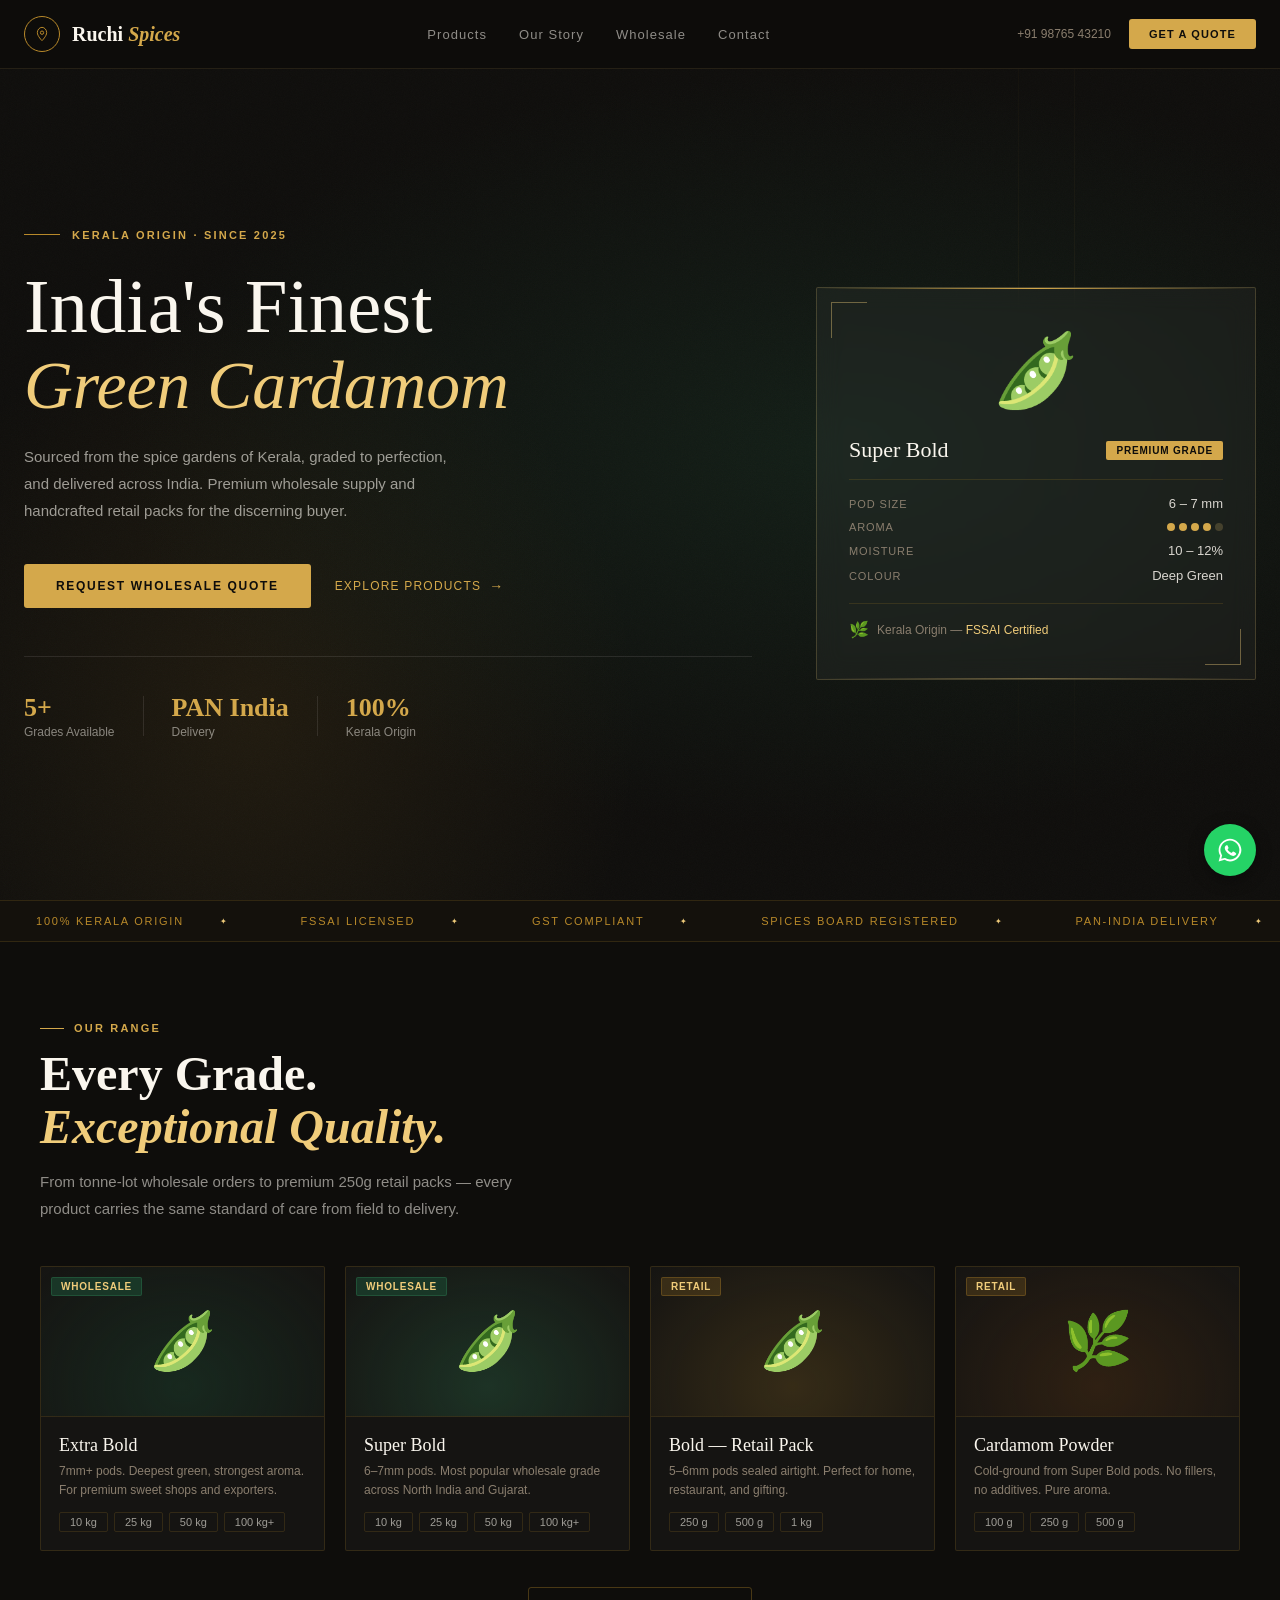
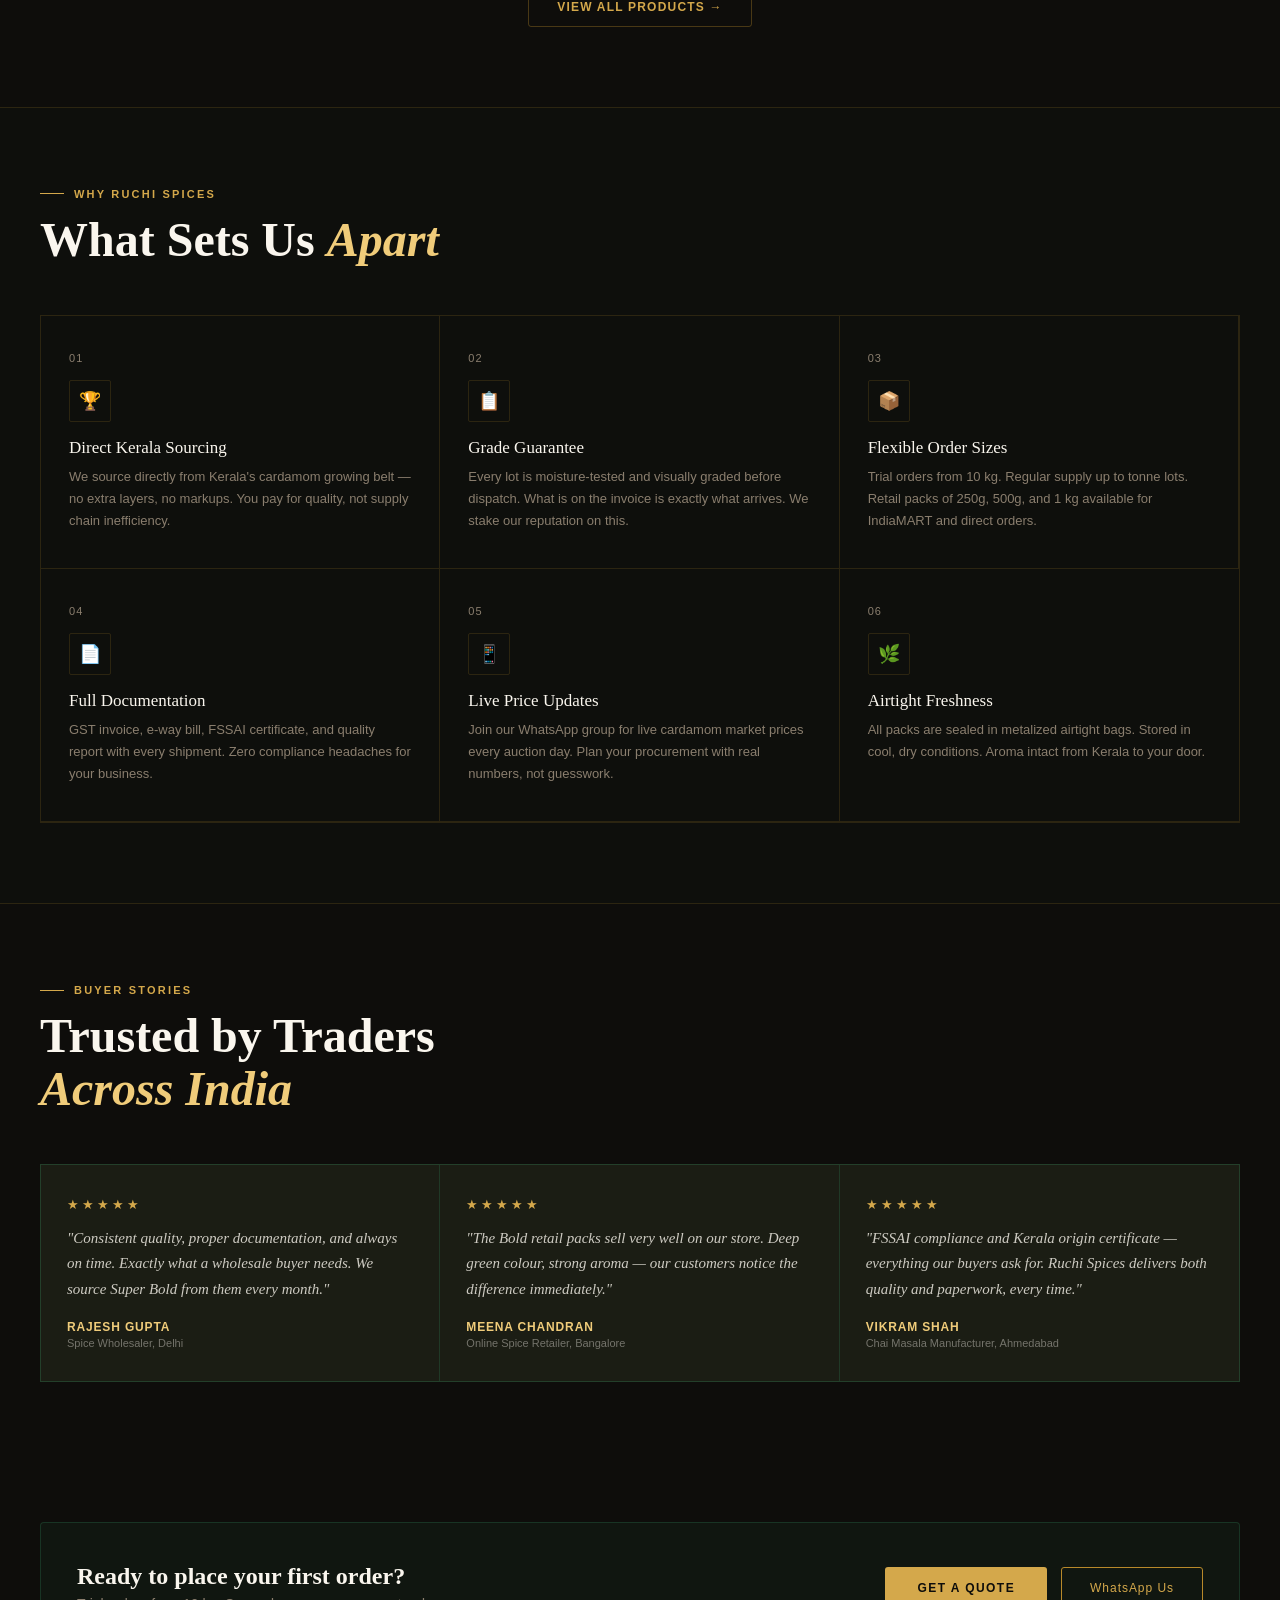
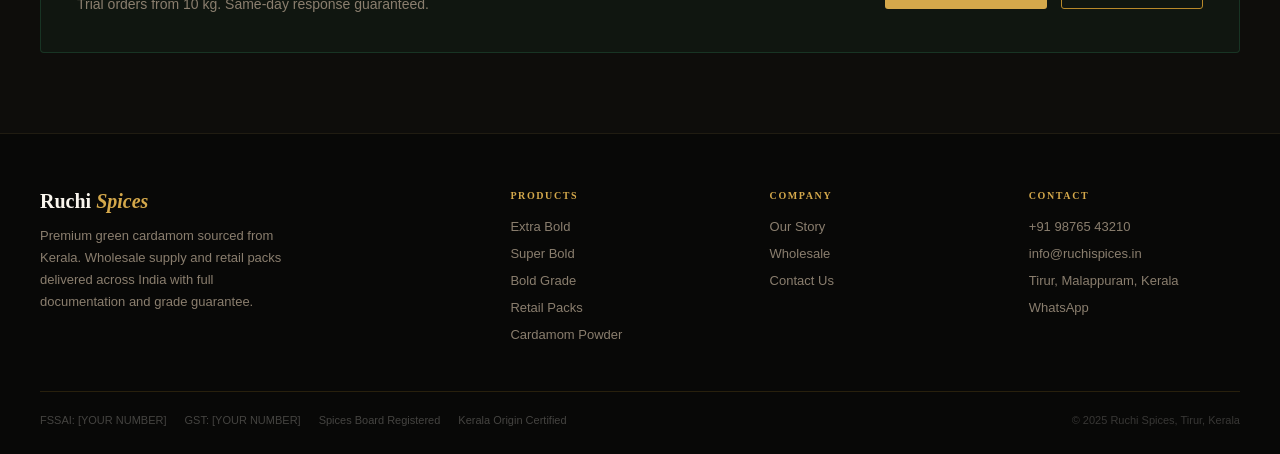
<file: index.html>
<!DOCTYPE html>
<html lang="en">
<head>
  <meta charset="UTF-8"/>
  <meta name="viewport" content="width=device-width, initial-scale=1.0"/>
  <title>Ruchi Spices — Premium Green Cardamom | Kerala Origin</title>
  <meta name="description" content="Buy premium grade green cardamom direct from Kerala. Wholesale lots (10kg to tonne) and retail packs (250g, 500g, 1kg). FSSAI certified. Pan-India delivery."/>
  <link rel="stylesheet" href="css/style.css"/>
  <link rel="stylesheet" href="css/home.css"/>
</head>
<!-- ✏️  EDIT: change data-phone to your real WhatsApp number (digits only) -->
<body data-phone="+919876543210">

  <!-- ══════════════════════════════════════
       NAVBAR — edit links / phone here
       ══════════════════════════════════════ -->
  <nav id="navbar">
    <div class="nav-inner">
      <a href="index.html" class="logo-mark">
        <div class="logo-icon">
          <svg viewBox="0 0 24 24" fill="none" stroke="#B8892A" stroke-width="1.5">
            <path d="M12 2C8 2 5 6 5 10c0 5 7 12 7 12s7-7 7-12c0-4-3-8-7-8z"/>
            <circle cx="12" cy="10" r="2.5"/>
          </svg>
        </div>
        <span class="logo-text">Ruchi <em>Spices</em></span>
      </a>
      <ul class="nav-links">
        <li><a href="pages/products.html">Products</a></li>
        <li><a href="pages/about.html">Our Story</a></li>
        <li><a href="pages/wholesale.html">Wholesale</a></li>
        <li><a href="pages/contact.html">Contact</a></li>
      </ul>
      <div class="nav-right">
        <!-- ✏️ EDIT phone number below -->
        <span class="nav-phone">+91 98765 43210</span>
        <a href="pages/contact.html" class="btn-nav desktop-only">Get a Quote</a>
      </div>
      <button class="hamburger" id="hamburger" aria-label="Toggle menu">
        <span></span><span></span><span></span>
      </button>
    </div>
    <div class="mobile-menu" id="mobileMenu">
      <a href="pages/products.html">Products</a>
      <a href="pages/about.html">Our Story</a>
      <a href="pages/wholesale.html">Wholesale</a>
      <a href="pages/contact.html">Contact</a>
      <a href="pages/contact.html" class="btn-nav">Get a Quote</a>
    </div>
  </nav>

  <!-- ══════════════════════════════════════
       HERO SECTION
       ══════════════════════════════════════ -->
  <section class="hero">
    <div class="hero-bg"></div>
    <div class="hero-grain"></div>
    <div class="hero-lines"></div>
    <div class="hero-content">

      <div class="hero-left animate-up">
        <div class="hero-eyebrow">
          <span class="eyebrow-line"></span>
          <!-- ✏️ EDIT eyebrow text -->
          <span class="eyebrow-text">Kerala Origin · Since 2025</span>
        </div>
        <!-- ✏️ EDIT headline -->
        <h1 class="hero-h1">India's Finest<br><em>Green Cardamom</em></h1>
        <!-- ✏️ EDIT sub-text -->
        <p class="hero-sub">Sourced from the spice gardens of Kerala, graded to perfection, and delivered across India. Premium wholesale supply and handcrafted retail packs for the discerning buyer.</p>
        <div class="hero-actions">
          <a href="pages/contact.html" class="btn-primary-hero">Request Wholesale Quote</a>
          <a href="pages/products.html" class="btn-ghost-hero">Explore Products</a>
        </div>
        <div class="hero-stats">
          <!-- ✏️ EDIT stats -->
          <div class="h-stat">
            <div class="h-stat-val">5+</div>
            <div class="h-stat-label">Grades Available</div>
          </div>
          <div class="h-stat-div"></div>
          <div class="h-stat">
            <div class="h-stat-val">PAN India</div>
            <div class="h-stat-label">Delivery</div>
          </div>
          <div class="h-stat-div"></div>
          <div class="h-stat">
            <div class="h-stat-val">100%</div>
            <div class="h-stat-label">Kerala Origin</div>
          </div>
        </div>
      </div>

      <!-- Product info card (hidden on mobile) -->
      <div class="hero-card-wrap animate-up delay-2">
        <div class="hero-card">
          <div class="card-corner tl"></div>
          <div class="card-corner br"></div>
          <div class="card-spice-icon">🫛</div>
          <div class="card-grade">
            <!-- ✏️ EDIT grade shown in hero card -->
            <span class="grade-name">Super Bold</span>
            <span class="grade-badge">Premium Grade</span>
          </div>
          <div class="card-attrs">
            <div class="attr-row">
              <span class="attr-label">Pod Size</span>
              <span class="attr-val">6 – 7 mm</span>
            </div>
            <div class="attr-row">
              <span class="attr-label">Aroma</span>
              <div class="attr-dots">
                <div class="attr-dot filled"></div>
                <div class="attr-dot filled"></div>
                <div class="attr-dot filled"></div>
                <div class="attr-dot filled"></div>
                <div class="attr-dot"></div>
              </div>
            </div>
            <div class="attr-row">
              <span class="attr-label">Moisture</span>
              <span class="attr-val">10 – 12%</span>
            </div>
            <div class="attr-row">
              <span class="attr-label">Colour</span>
              <span class="attr-val">Deep Green</span>
            </div>
          </div>
          <div class="card-origin">
            <span class="origin-flag">🌿</span>
            <span class="origin-text">Kerala Origin — <strong>FSSAI Certified</strong></span>
          </div>
        </div>
      </div>

    </div>
  </section>

  <!-- ══════════════════════════════════════
       TRUST MARQUEE — edit items here
       ══════════════════════════════════════ -->
  <div class="marquee-wrap">
    <div class="marquee-track">
      <span class="mi">100% Kerala Origin</span>
      <span class="mi">FSSAI Licensed</span>
      <span class="mi">GST Compliant</span>
      <span class="mi">Spices Board Registered</span>
      <span class="mi">Pan-India Delivery</span>
      <span class="mi">Grade Guaranteed</span>
      <span class="mi">Wholesale &amp; Retail</span>
      <!-- duplicate for seamless loop -->
      <span class="mi">100% Kerala Origin</span>
      <span class="mi">FSSAI Licensed</span>
      <span class="mi">GST Compliant</span>
      <span class="mi">Spices Board Registered</span>
      <span class="mi">Pan-India Delivery</span>
      <span class="mi">Grade Guaranteed</span>
      <span class="mi">Wholesale &amp; Retail</span>
    </div>
  </div>

  <!-- ══════════════════════════════════════
       PRODUCTS PREVIEW
       ══════════════════════════════════════ -->
  <section class="section">
    <div class="section-inner">
      <div class="s-eyebrow reveal">Our Range</div>
      <h2 class="s-title reveal">Every Grade.<br><em>Exceptional Quality.</em></h2>
      <p class="s-sub reveal">From tonne-lot wholesale orders to premium 250g retail packs — every product carries the same standard of care from field to delivery.</p>

      <!-- ✏️ EDIT product cards below -->
      <div class="prod-grid" style="margin-top:44px;">

        <div class="prod-card reveal">
          <div class="prod-visual v1">🫛<span class="prod-tag bulk">Wholesale</span></div>
          <div class="prod-body">
            <div class="prod-name">Extra Bold</div>
            <div class="prod-desc">7mm+ pods. Deepest green, strongest aroma. For premium sweet shops and exporters.</div>
            <div class="prod-packs">
              <span class="pp">10 kg</span><span class="pp">25 kg</span><span class="pp">50 kg</span><span class="pp">100 kg+</span>
            </div>
          </div>
        </div>

        <div class="prod-card reveal">
          <div class="prod-visual v2">🫛<span class="prod-tag bulk">Wholesale</span></div>
          <div class="prod-body">
            <div class="prod-name">Super Bold</div>
            <div class="prod-desc">6–7mm pods. Most popular wholesale grade across North India and Gujarat.</div>
            <div class="prod-packs">
              <span class="pp">10 kg</span><span class="pp">25 kg</span><span class="pp">50 kg</span><span class="pp">100 kg+</span>
            </div>
          </div>
        </div>

        <div class="prod-card reveal">
          <div class="prod-visual v3">🫛<span class="prod-tag retail">Retail</span></div>
          <div class="prod-body">
            <div class="prod-name">Bold — Retail Pack</div>
            <div class="prod-desc">5–6mm pods sealed airtight. Perfect for home, restaurant, and gifting.</div>
            <div class="prod-packs">
              <span class="pp">250 g</span><span class="pp">500 g</span><span class="pp">1 kg</span>
            </div>
          </div>
        </div>

        <div class="prod-card reveal">
          <div class="prod-visual v4">🌿<span class="prod-tag retail">Retail</span></div>
          <div class="prod-body">
            <div class="prod-name">Cardamom Powder</div>
            <div class="prod-desc">Cold-ground from Super Bold pods. No fillers, no additives. Pure aroma.</div>
            <div class="prod-packs">
              <span class="pp">100 g</span><span class="pp">250 g</span><span class="pp">500 g</span>
            </div>
          </div>
        </div>

      </div>
      <div class="view-all-wrap reveal">
        <a href="pages/products.html" class="view-all">View All Products →</a>
      </div>
    </div>
  </section>

  <!-- ══════════════════════════════════════
       WHY RUCHI SPICES
       ══════════════════════════════════════ -->
  <section class="section" style="background:rgba(26,61,43,0.06); border-top:1px solid var(--border); border-bottom:1px solid var(--border);">
    <div class="section-inner">
      <div class="s-eyebrow reveal">Why Ruchi Spices</div>
      <h2 class="s-title reveal">What Sets Us <em>Apart</em></h2>

      <!-- ✏️ EDIT why-points below -->
      <div class="why-grid">
        <div class="why-item reveal">
          <div class="why-num">01</div>
          <div class="why-icon">🏆</div>
          <div class="why-title">Direct Kerala Sourcing</div>
          <div class="why-desc">We source directly from Kerala's cardamom growing belt — no extra layers, no markups. You pay for quality, not supply chain inefficiency.</div>
        </div>
        <div class="why-item reveal">
          <div class="why-num">02</div>
          <div class="why-icon">📋</div>
          <div class="why-title">Grade Guarantee</div>
          <div class="why-desc">Every lot is moisture-tested and visually graded before dispatch. What is on the invoice is exactly what arrives. We stake our reputation on this.</div>
        </div>
        <div class="why-item reveal">
          <div class="why-num">03</div>
          <div class="why-icon">📦</div>
          <div class="why-title">Flexible Order Sizes</div>
          <div class="why-desc">Trial orders from 10 kg. Regular supply up to tonne lots. Retail packs of 250g, 500g, and 1 kg available for IndiaMART and direct orders.</div>
        </div>
        <div class="why-item reveal">
          <div class="why-num">04</div>
          <div class="why-icon">📄</div>
          <div class="why-title">Full Documentation</div>
          <div class="why-desc">GST invoice, e-way bill, FSSAI certificate, and quality report with every shipment. Zero compliance headaches for your business.</div>
        </div>
        <div class="why-item reveal">
          <div class="why-num">05</div>
          <div class="why-icon">📱</div>
          <div class="why-title">Live Price Updates</div>
          <div class="why-desc">Join our WhatsApp group for live cardamom market prices every auction day. Plan your procurement with real numbers, not guesswork.</div>
        </div>
        <div class="why-item reveal" style="border-right:none;">
          <div class="why-num">06</div>
          <div class="why-icon">🌿</div>
          <div class="why-title">Airtight Freshness</div>
          <div class="why-desc">All packs are sealed in metalized airtight bags. Stored in cool, dry conditions. Aroma intact from Kerala to your door.</div>
        </div>
      </div>
    </div>
  </section>

  <!-- ══════════════════════════════════════
       TESTIMONIALS — ✏️ replace with real reviews
       ══════════════════════════════════════ -->
  <section class="section">
    <div class="section-inner">
      <div class="s-eyebrow reveal">Buyer Stories</div>
      <h2 class="s-title reveal">Trusted by Traders<br><em>Across India</em></h2>
      <div class="testi-grid">
        <div class="t-card reveal">
          <div class="t-stars">★★★★★</div>
          <div class="t-quote">"Consistent quality, proper documentation, and always on time. Exactly what a wholesale buyer needs. We source Super Bold from them every month."</div>
          <div class="t-name">Rajesh Gupta</div>
          <div class="t-role">Spice Wholesaler, Delhi</div>
        </div>
        <div class="t-card reveal">
          <div class="t-stars">★★★★★</div>
          <div class="t-quote">"The Bold retail packs sell very well on our store. Deep green colour, strong aroma — our customers notice the difference immediately."</div>
          <div class="t-name">Meena Chandran</div>
          <div class="t-role">Online Spice Retailer, Bangalore</div>
        </div>
        <div class="t-card reveal">
          <div class="t-stars">★★★★★</div>
          <div class="t-quote">"FSSAI compliance and Kerala origin certificate — everything our buyers ask for. Ruchi Spices delivers both quality and paperwork, every time."</div>
          <div class="t-name">Vikram Shah</div>
          <div class="t-role">Chai Masala Manufacturer, Ahmedabad</div>
        </div>
      </div>
    </div>
  </section>

  <!-- ══════════════════════════════════════
       CTA BANNER
       ══════════════════════════════════════ -->
  <section class="section" style="padding-top:0;">
    <div class="section-inner">
      <div class="cta-banner reveal">
        <div class="cta-banner-text">
          <h3>Ready to place your first order?</h3>
          <p>Trial orders from 10 kg. Same-day response guaranteed.</p>
        </div>
        <div style="display:flex;gap:14px;flex-wrap:wrap;">
          <a href="pages/contact.html" class="btn-gold">Get a Quote</a>
          <!-- ✏️ EDIT WhatsApp number -->
          <a href="https://wa.me/919876543210" target="_blank" class="btn-outline-gold">WhatsApp Us</a>
        </div>
      </div>
    </div>
  </section>

  <!-- ══════════════════════════════════════
       FOOTER — ✏️ edit all contact details
       ══════════════════════════════════════ -->
  <footer id="footer">
    <div class="footer-inner">
      <div class="footer-top">
        <div>
          <span class="footer-logo">Ruchi <em>Spices</em></span>
          <p class="footer-desc">Premium green cardamom sourced from Kerala. Wholesale supply and retail packs delivered across India with full documentation and grade guarantee.</p>
        </div>
        <div class="footer-col">
          <h4>Products</h4>
          <ul>
            <li><a href="pages/products.html#extra-bold">Extra Bold</a></li>
            <li><a href="pages/products.html#super-bold">Super Bold</a></li>
            <li><a href="pages/products.html#bold">Bold Grade</a></li>
            <li><a href="pages/products.html#retail">Retail Packs</a></li>
            <li><a href="pages/products.html#powder">Cardamom Powder</a></li>
          </ul>
        </div>
        <div class="footer-col">
          <h4>Company</h4>
          <ul>
            <li><a href="pages/about.html">Our Story</a></li>
            <li><a href="pages/wholesale.html">Wholesale</a></li>
            <li><a href="pages/contact.html">Contact Us</a></li>
          </ul>
        </div>
        <div class="footer-col">
          <h4>Contact</h4>
          <ul>
            <!-- ✏️ EDIT all contact info -->
            <li><a href="tel:+919876543210">+91 98765 43210</a></li>
            <li><a href="mailto:info@ruchispices.in">info@ruchispices.in</a></li>
            <li><a href="#">Tirur, Malappuram, Kerala</a></li>
            <li><a href="https://wa.me/919876543210" target="_blank">WhatsApp</a></li>
          </ul>
        </div>
      </div>
      <div class="footer-bottom">
        <div class="footer-certs">
          <!-- ✏️ EDIT your license numbers -->
          <span class="cert-tag">FSSAI: [YOUR NUMBER]</span>
          <span class="cert-tag">GST: [YOUR NUMBER]</span>
          <span class="cert-tag">Spices Board Registered</span>
          <span class="cert-tag">Kerala Origin Certified</span>
        </div>
        <div class="footer-copy">© 2025 Ruchi Spices, Tirur, Kerala</div>
      </div>
    </div>
  </footer>

  <script src="js/main.js"></script>
</body>
</html>
</file>
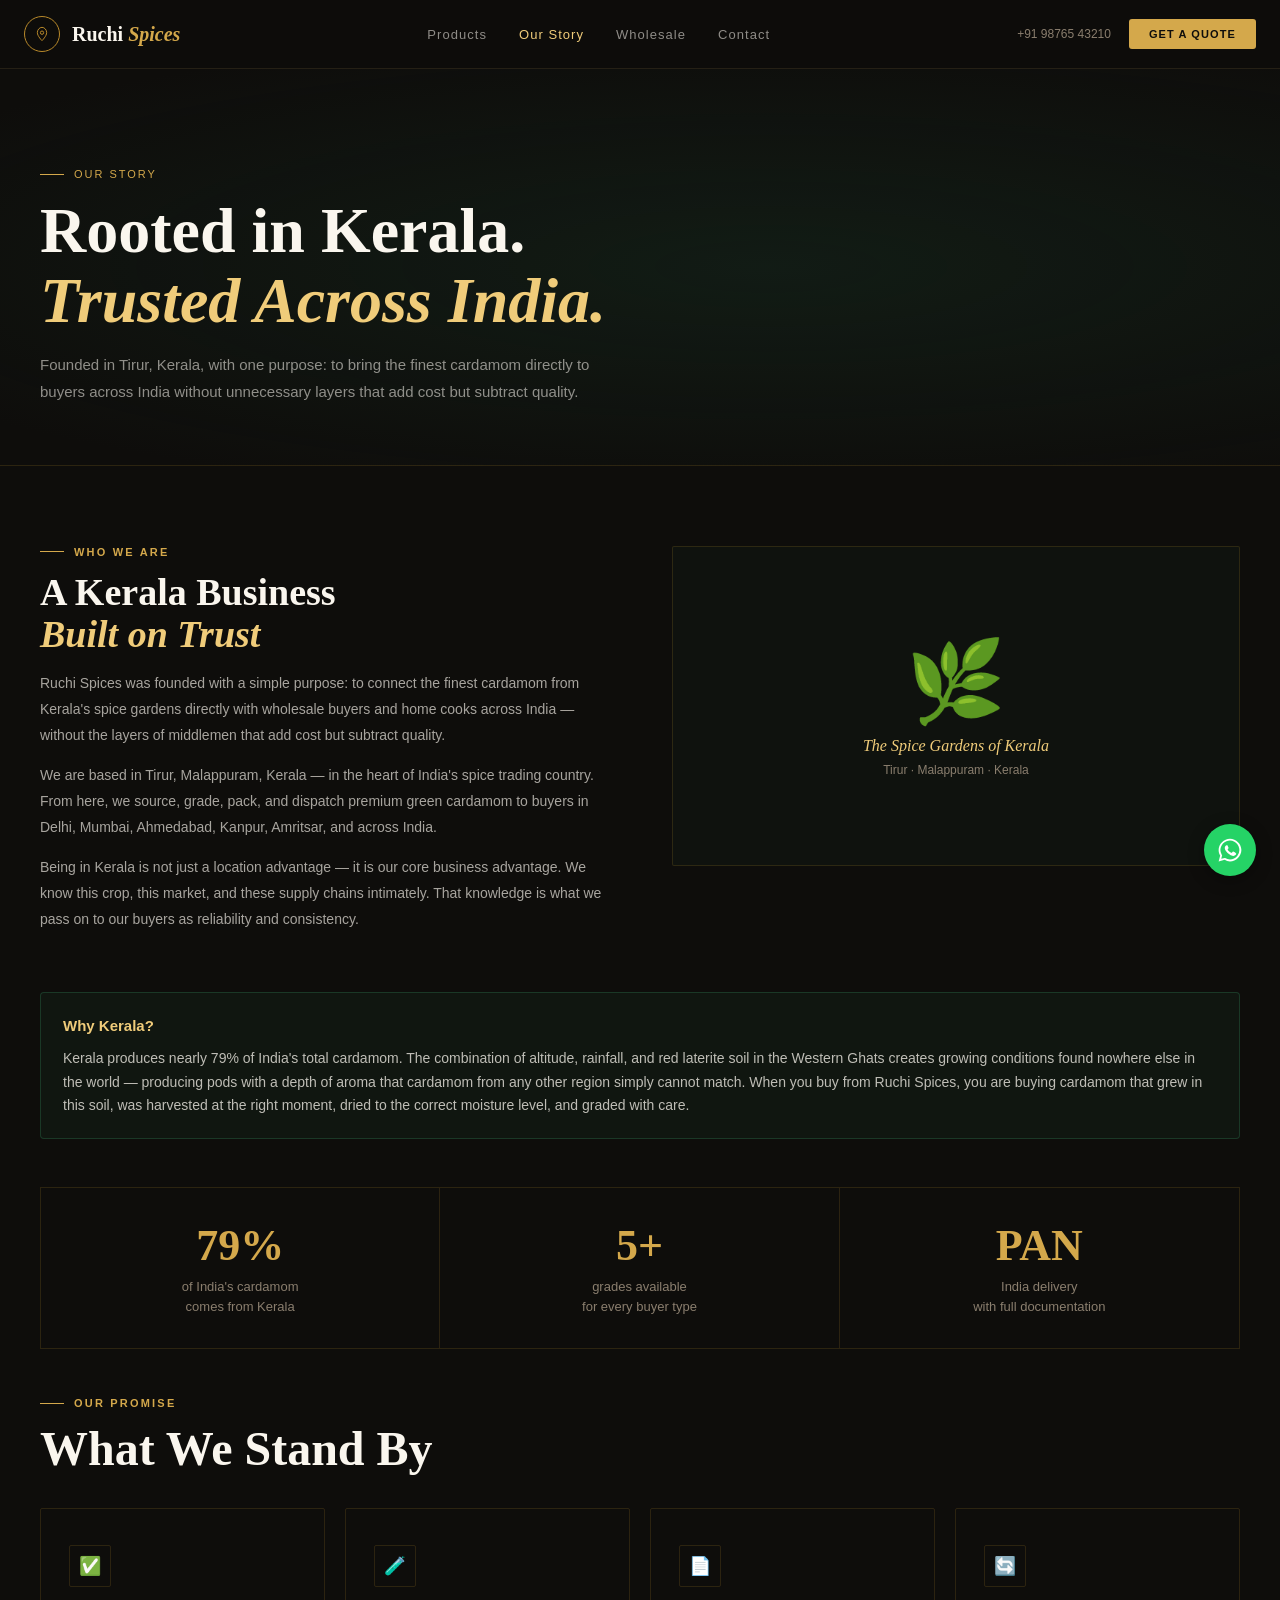
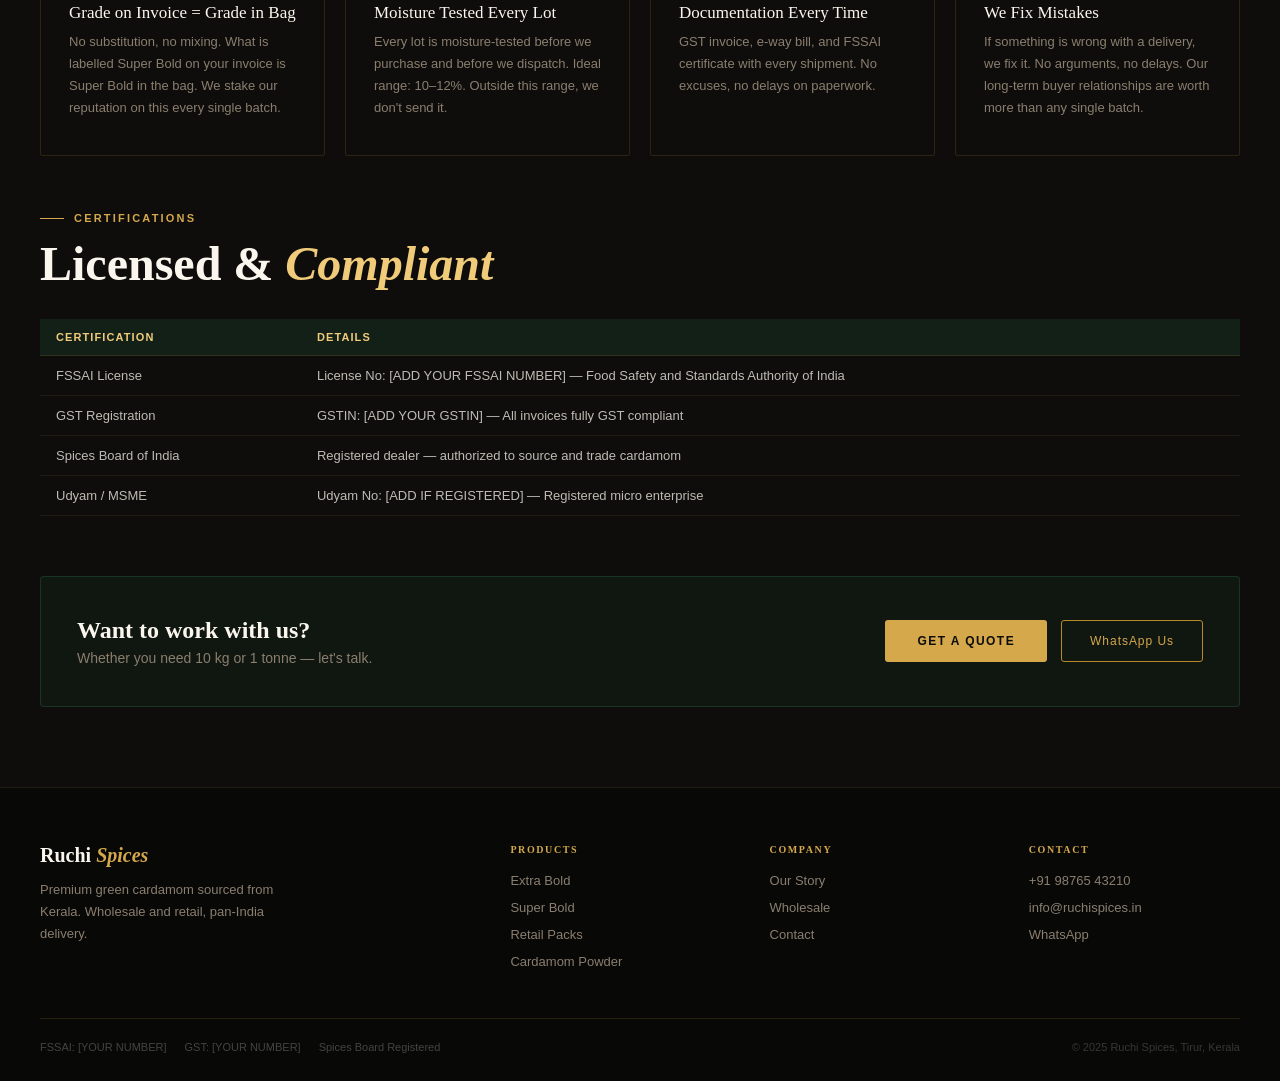
<file: pages/about.html>
<!DOCTYPE html>
<html lang="en">
<head>
  <meta charset="UTF-8"/>
  <meta name="viewport" content="width=device-width, initial-scale=1.0"/>
  <title>Our Story — Ruchi Spices | Kerala Cardamom Supplier</title>
  <meta name="description" content="Ruchi Spices is a Kerala-based green cardamom supplier. FSSAI licensed, Spices Board registered. Wholesale supply and retail packs. Tirur, Malappuram."/>
  <link rel="stylesheet" href="../css/style.css"/>
</head>
<body data-phone="+919876543210">

  <nav id="navbar">
    <div class="nav-inner">
      <a href="../index.html" class="logo-mark">
        <div class="logo-icon">
          <svg viewBox="0 0 24 24" fill="none" stroke="#B8892A" stroke-width="1.5">
            <path d="M12 2C8 2 5 6 5 10c0 5 7 12 7 12s7-7 7-12c0-4-3-8-7-8z"/>
            <circle cx="12" cy="10" r="2.5"/>
          </svg>
        </div>
        <span class="logo-text">Ruchi <em>Spices</em></span>
      </a>
      <ul class="nav-links">
        <li><a href="products.html">Products</a></li>
        <li><a href="about.html" class="active">Our Story</a></li>
        <li><a href="wholesale.html">Wholesale</a></li>
        <li><a href="contact.html">Contact</a></li>
      </ul>
      <div class="nav-right">
        <span class="nav-phone">+91 98765 43210</span>
        <a href="contact.html" class="btn-nav desktop-only">Get a Quote</a>
      </div>
      <button class="hamburger" id="hamburger" aria-label="Toggle menu">
        <span></span><span></span><span></span>
      </button>
    </div>
    <div class="mobile-menu" id="mobileMenu">
      <a href="products.html">Products</a>
      <a href="about.html">Our Story</a>
      <a href="wholesale.html">Wholesale</a>
      <a href="contact.html">Contact</a>
      <a href="contact.html" class="btn-nav">Get a Quote</a>
    </div>
  </nav>

  <div class="page-wrap">

    <div class="page-hero">
      <div class="page-hero-inner">
        <div class="page-hero-eyebrow">Our Story</div>
        <h1>Rooted in Kerala.<br><em>Trusted Across India.</em></h1>
        <!-- ✏️ EDIT tagline / intro -->
        <p>Founded in Tirur, Kerala, with one purpose: to bring the finest cardamom directly to buyers across India without unnecessary layers that add cost but subtract quality.</p>
      </div>
    </div>

    <section class="section">
      <div class="section-inner">

        <!-- ── STORY ────────────────────────────── -->
        <div style="display:grid;grid-template-columns:1fr 1fr;gap:64px;align-items:start;margin-bottom:60px;" class="reveal">
          <div>
            <div class="s-eyebrow">Who We Are</div>
            <h2 class="s-title" style="font-size:clamp(24px,3vw,38px);">A Kerala Business<br><em>Built on Trust</em></h2>
            <!-- ✏️ EDIT your story here -->
            <p style="font-size:14px;font-weight:300;color:rgba(250,246,238,.65);line-height:1.85;margin-top:16px;">
              Ruchi Spices was founded with a simple purpose: to connect the finest cardamom from Kerala's spice gardens directly with wholesale buyers and home cooks across India — without the layers of middlemen that add cost but subtract quality.
            </p>
            <p style="font-size:14px;font-weight:300;color:rgba(250,246,238,.65);line-height:1.85;margin-top:14px;">
              We are based in Tirur, Malappuram, Kerala — in the heart of India's spice trading country. From here, we source, grade, pack, and dispatch premium green cardamom to buyers in Delhi, Mumbai, Ahmedabad, Kanpur, Amritsar, and across India.
            </p>
            <p style="font-size:14px;font-weight:300;color:rgba(250,246,238,.65);line-height:1.85;margin-top:14px;">
              Being in Kerala is not just a location advantage — it is our core business advantage. We know this crop, this market, and these supply chains intimately. That knowledge is what we pass on to our buyers as reliability and consistency.
            </p>
          </div>
          <div style="background:rgba(26,61,43,.12);border:1px solid var(--border);border-radius:2px;padding:40px;display:flex;flex-direction:column;align-items:center;justify-content:center;gap:8px;min-height:320px;">
            <div style="font-size:80px;">🌿</div>
            <div style="font-family:var(--serif);font-size:16px;font-style:italic;color:var(--gold3);text-align:center;">The Spice Gardens of Kerala</div>
            <div style="font-size:12px;color:var(--muted);text-align:center;">Tirur · Malappuram · Kerala</div>
          </div>
        </div>

        <!-- ── WHY KERALA ───────────────────────── -->
        <div class="info-box reveal">
          <strong style="color:var(--gold3);display:block;margin-bottom:8px;font-size:15px;">Why Kerala?</strong>
          Kerala produces nearly 79% of India's total cardamom. The combination of altitude, rainfall, and red laterite soil in the Western Ghats creates growing conditions found nowhere else in the world — producing pods with a depth of aroma that cardamom from any other region simply cannot match. When you buy from Ruchi Spices, you are buying cardamom that grew in this soil, was harvested at the right moment, dried to the correct moisture level, and graded with care.
        </div>

        <!-- ── STATS ─────────────────────────────── -->
        <div class="stats-row reveal">
          <div class="stat-box">
            <div class="stat-big">79%</div>
            <div class="stat-small">of India's cardamom<br>comes from Kerala</div>
          </div>
          <div class="stat-box">
            <div class="stat-big">5+</div>
            <div class="stat-small">grades available<br>for every buyer type</div>
          </div>
          <div class="stat-box">
            <div class="stat-big">PAN</div>
            <div class="stat-small">India delivery<br>with full documentation</div>
          </div>
        </div>

        <!-- ── OUR PROMISE ──────────────────────── -->
        <div class="s-eyebrow reveal" style="margin-top:48px;">Our Promise</div>
        <h2 class="s-title reveal">What We Stand By</h2>

        <!-- ✏️ EDIT promises -->
        <div style="display:grid;grid-template-columns:repeat(auto-fit,minmax(260px,1fr));gap:20px;margin-top:32px;">
          <div class="why-item reveal" style="border:1px solid var(--border);border-radius:2px;">
            <div class="why-icon">✅</div>
            <div class="why-title">Grade on Invoice = Grade in Bag</div>
            <div class="why-desc">No substitution, no mixing. What is labelled Super Bold on your invoice is Super Bold in the bag. We stake our reputation on this every single batch.</div>
          </div>
          <div class="why-item reveal" style="border:1px solid var(--border);border-radius:2px;">
            <div class="why-icon">🧪</div>
            <div class="why-title">Moisture Tested Every Lot</div>
            <div class="why-desc">Every lot is moisture-tested before we purchase and before we dispatch. Ideal range: 10–12%. Outside this range, we don't send it.</div>
          </div>
          <div class="why-item reveal" style="border:1px solid var(--border);border-radius:2px;">
            <div class="why-icon">📄</div>
            <div class="why-title">Documentation Every Time</div>
            <div class="why-desc">GST invoice, e-way bill, and FSSAI certificate with every shipment. No excuses, no delays on paperwork.</div>
          </div>
          <div class="why-item reveal" style="border:1px solid var(--border);border-radius:2px;">
            <div class="why-icon">🔄</div>
            <div class="why-title">We Fix Mistakes</div>
            <div class="why-desc">If something is wrong with a delivery, we fix it. No arguments, no delays. Our long-term buyer relationships are worth more than any single batch.</div>
          </div>
        </div>

        <!-- ── CERTIFICATIONS ───────────────────── -->
        <div class="s-eyebrow reveal" style="margin-top:56px;">Certifications</div>
        <h2 class="s-title reveal">Licensed &amp; <em>Compliant</em></h2>
        <!-- ✏️ EDIT your license numbers -->
        <table class="rs-table reveal">
          <thead>
            <tr><th>Certification</th><th>Details</th></tr>
          </thead>
          <tbody>
            <tr><td>FSSAI License</td><td>License No: [ADD YOUR FSSAI NUMBER] — Food Safety and Standards Authority of India</td></tr>
            <tr><td>GST Registration</td><td>GSTIN: [ADD YOUR GSTIN] — All invoices fully GST compliant</td></tr>
            <tr><td>Spices Board of India</td><td>Registered dealer — authorized to source and trade cardamom</td></tr>
            <tr><td>Udyam / MSME</td><td>Udyam No: [ADD IF REGISTERED] — Registered micro enterprise</td></tr>
          </tbody>
        </table>

        <!-- CTA -->
        <div class="cta-banner reveal">
          <div class="cta-banner-text">
            <h3>Want to work with us?</h3>
            <p>Whether you need 10 kg or 1 tonne — let's talk.</p>
          </div>
          <div style="display:flex;gap:14px;flex-wrap:wrap;">
            <a href="contact.html" class="btn-gold">Get a Quote</a>
            <a href="https://wa.me/919876543210" target="_blank" class="btn-outline-gold">WhatsApp Us</a>
          </div>
        </div>

      </div>
    </section>
  </div>

  <footer id="footer">
    <div class="footer-inner">
      <div class="footer-top">
        <div>
          <span class="footer-logo">Ruchi <em>Spices</em></span>
          <p class="footer-desc">Premium green cardamom sourced from Kerala. Wholesale and retail, pan-India delivery.</p>
        </div>
        <div class="footer-col">
          <h4>Products</h4>
          <ul>
            <li><a href="products.html#extra-bold">Extra Bold</a></li>
            <li><a href="products.html#super-bold">Super Bold</a></li>
            <li><a href="products.html#retail">Retail Packs</a></li>
            <li><a href="products.html#powder">Cardamom Powder</a></li>
          </ul>
        </div>
        <div class="footer-col">
          <h4>Company</h4>
          <ul>
            <li><a href="about.html">Our Story</a></li>
            <li><a href="wholesale.html">Wholesale</a></li>
            <li><a href="contact.html">Contact</a></li>
          </ul>
        </div>
        <div class="footer-col">
          <h4>Contact</h4>
          <ul>
            <li><a href="tel:+919876543210">+91 98765 43210</a></li>
            <li><a href="mailto:info@ruchispices.in">info@ruchispices.in</a></li>
            <li><a href="https://wa.me/919876543210" target="_blank">WhatsApp</a></li>
          </ul>
        </div>
      </div>
      <div class="footer-bottom">
        <div class="footer-certs">
          <span class="cert-tag">FSSAI: [YOUR NUMBER]</span>
          <span class="cert-tag">GST: [YOUR NUMBER]</span>
          <span class="cert-tag">Spices Board Registered</span>
        </div>
        <div class="footer-copy">© 2025 Ruchi Spices, Tirur, Kerala</div>
      </div>
    </div>
  </footer>
  <script src="../js/main.js"></script>
</body>
</html>
</file>
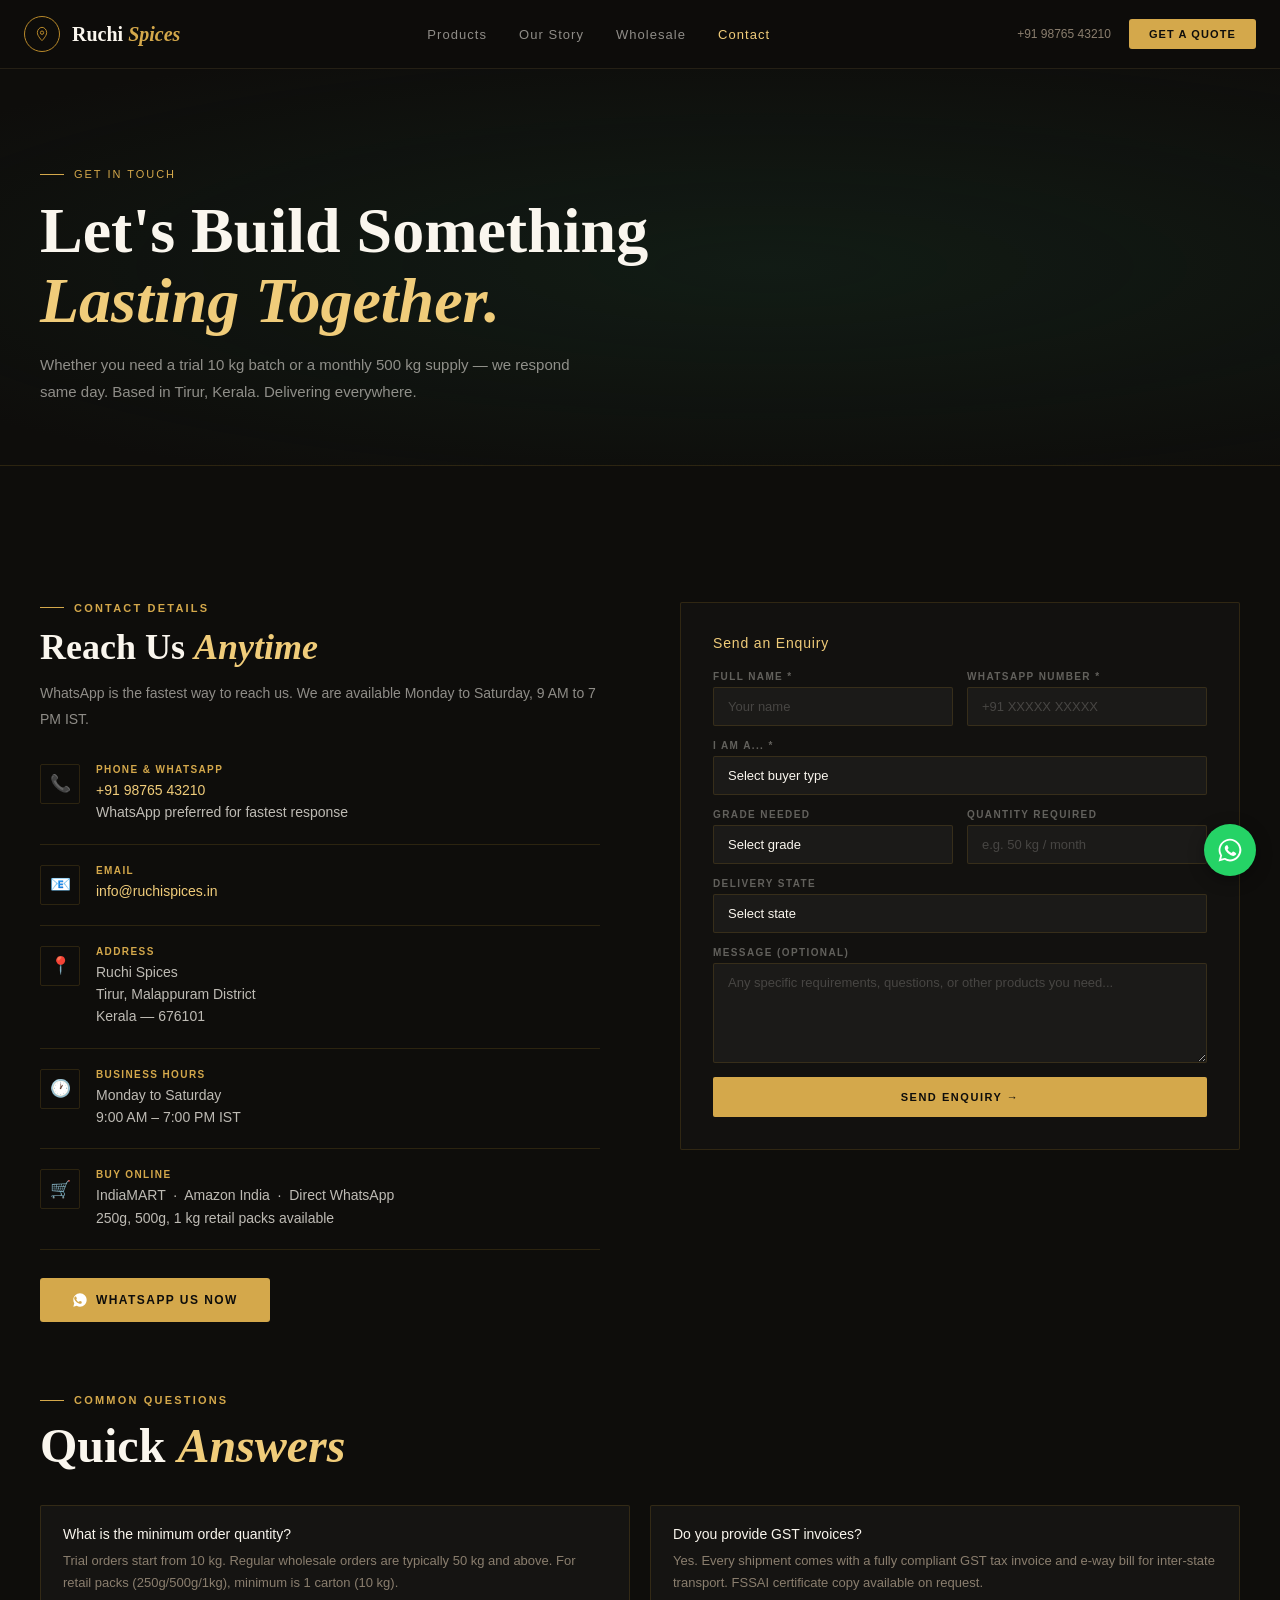
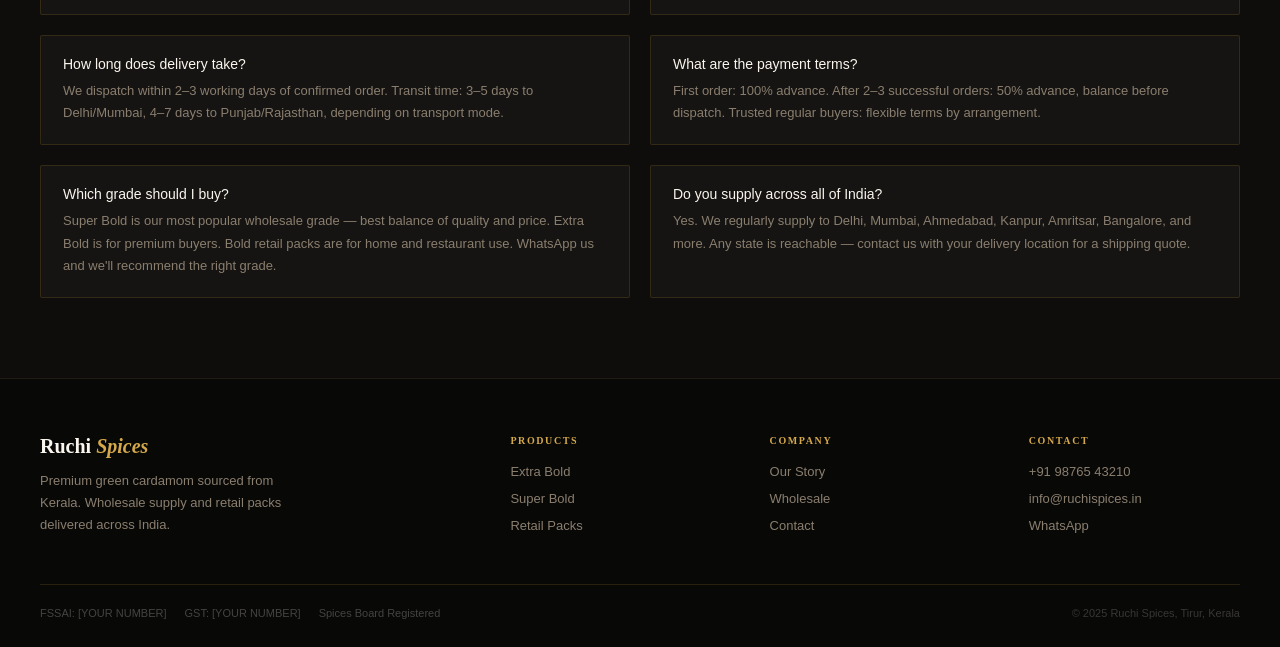
<file: pages/contact.html>
<!DOCTYPE html>
<html lang="en">
<head>
  <meta charset="UTF-8"/>
  <meta name="viewport" content="width=device-width, initial-scale=1.0"/>
  <title>Contact Ruchi Spices — Wholesale &amp; Retail Orders</title>
  <meta name="description" content="Contact Ruchi Spices for wholesale cardamom orders or retail packs. Based in Tirur, Kerala. Same-day response."/>
  <link rel="stylesheet" href="../css/style.css"/>
</head>
<body data-phone="+919876543210">

  <nav id="navbar">
    <div class="nav-inner">
      <a href="../index.html" class="logo-mark">
        <div class="logo-icon">
          <svg viewBox="0 0 24 24" fill="none" stroke="#B8892A" stroke-width="1.5">
            <path d="M12 2C8 2 5 6 5 10c0 5 7 12 7 12s7-7 7-12c0-4-3-8-7-8z"/>
            <circle cx="12" cy="10" r="2.5"/>
          </svg>
        </div>
        <span class="logo-text">Ruchi <em>Spices</em></span>
      </a>
      <ul class="nav-links">
        <li><a href="products.html">Products</a></li>
        <li><a href="about.html">Our Story</a></li>
        <li><a href="wholesale.html">Wholesale</a></li>
        <li><a href="contact.html" class="active">Contact</a></li>
      </ul>
      <div class="nav-right">
        <span class="nav-phone">+91 98765 43210</span>
        <a href="contact.html" class="btn-nav desktop-only">Get a Quote</a>
      </div>
      <button class="hamburger" id="hamburger" aria-label="Toggle menu">
        <span></span><span></span><span></span>
      </button>
    </div>
    <div class="mobile-menu" id="mobileMenu">
      <a href="products.html">Products</a>
      <a href="about.html">Our Story</a>
      <a href="wholesale.html">Wholesale</a>
      <a href="contact.html">Contact</a>
      <a href="contact.html" class="btn-nav">Get a Quote</a>
    </div>
  </nav>

  <div class="page-wrap">

    <div class="page-hero">
      <div class="page-hero-inner">
        <div class="page-hero-eyebrow">Get in Touch</div>
        <h1>Let's Build Something<br><em>Lasting Together.</em></h1>
        <p>Whether you need a trial 10 kg batch or a monthly 500 kg supply — we respond same day. Based in Tirur, Kerala. Delivering everywhere.</p>
      </div>
    </div>

    <section class="section">
      <div class="section-inner">

        <div class="contact-grid">

          <!-- ── CONTACT INFO ──────────────────── -->
          <div>
            <div class="s-eyebrow reveal">Contact Details</div>
            <h2 class="s-title reveal" style="font-size:clamp(22px,3vw,36px);">Reach Us <em>Anytime</em></h2>
            <p style="font-size:14px;font-weight:300;color:rgba(250,246,238,.55);line-height:1.8;margin-bottom:32px;" class="reveal">WhatsApp is the fastest way to reach us. We are available Monday to Saturday, 9 AM to 7 PM IST.</p>

            <div class="c-info-list">
              <!-- ✏️ EDIT all contact details below -->
              <div class="c-info-item reveal">
                <div class="c-icon">📞</div>
                <div>
                  <div class="c-lbl">Phone &amp; WhatsApp</div>
                  <div class="c-val">
                    <a href="tel:+919876543210">+91 98765 43210</a><br>
                    WhatsApp preferred for fastest response
                  </div>
                </div>
              </div>
              <div class="c-info-item reveal">
                <div class="c-icon">📧</div>
                <div>
                  <div class="c-lbl">Email</div>
                  <div class="c-val">
                    <a href="mailto:info@ruchispices.in">info@ruchispices.in</a>
                  </div>
                </div>
              </div>
              <div class="c-info-item reveal">
                <div class="c-icon">📍</div>
                <div>
                  <div class="c-lbl">Address</div>
                  <div class="c-val">
                    Ruchi Spices<br>
                    Tirur, Malappuram District<br>
                    Kerala — 676101
                  </div>
                </div>
              </div>
              <div class="c-info-item reveal">
                <div class="c-icon">🕐</div>
                <div>
                  <div class="c-lbl">Business Hours</div>
                  <div class="c-val">Monday to Saturday<br>9:00 AM – 7:00 PM IST</div>
                </div>
              </div>
              <div class="c-info-item reveal">
                <div class="c-icon">🛒</div>
                <div>
                  <div class="c-lbl">Buy Online</div>
                  <div class="c-val">
                    IndiaMART &nbsp;·&nbsp; Amazon India &nbsp;·&nbsp; Direct WhatsApp<br>
                    250g, 500g, 1 kg retail packs available
                  </div>
                </div>
              </div>
            </div>

            <!-- WhatsApp direct link -->
            <div style="margin-top:28px;">
              <!-- ✏️ EDIT WhatsApp number in link -->
              <a href="https://wa.me/919876543210?text=Hi%2C%20I%20need%20a%20quote%20for%20cardamom" target="_blank" class="btn-gold" style="display:inline-flex;align-items:center;gap:8px;">
                <svg viewBox="0 0 24 24" fill="white" width="16" height="16"><path d="M12 2C6.48 2 2 6.48 2 12c0 1.85.5 3.58 1.38 5.06L2 22l5.12-1.34A9.93 9.93 0 0 0 12 22c5.52 0 10-4.48 10-10S17.52 2 12 2zm3.14 14.18c-.26.73-1.52 1.38-2.07 1.43-.54.05-1.05.24-3.54-.74-3-1.18-4.9-4.23-5.04-4.43-.14-.2-1.17-1.55-1.17-2.96 0-1.41.73-2.1 1-2.38.26-.28.57-.35.76-.35.19 0 .38 0 .55.01.17.01.41-.06.64.49.24.56.81 1.97.88 2.12.07.14.12.31.02.5-.1.19-.15.3-.29.46-.14.16-.3.36-.43.48-.14.13-.29.27-.12.53.17.26.74 1.23 1.6 1.99 1.09.97 2.02 1.27 2.28 1.41.26.14.42.12.57-.07.16-.19.66-.77.84-1.04.17-.27.35-.22.59-.13.24.09 1.52.72 1.78.85.26.13.44.2.5.31.07.11.07.64-.19 1.37z"/></svg>
                WhatsApp Us Now
              </a>
            </div>
          </div>

          <!-- ── CONTACT FORM ──────────────────── -->
          <div class="reveal">
            <div style="background:rgba(250,246,238,.02);border:1px solid var(--border);border-radius:2px;padding:32px;">
              <div style="font-size:14px;font-weight:500;color:var(--gold3);margin-bottom:20px;letter-spacing:.06em;">Send an Enquiry</div>

              <!-- SUCCESS MESSAGE (hidden until form submit) -->
              <div id="formSuccess" class="form-success">
                ✅ Thank you! We've received your enquiry and will reply within a few hours.<br>
                For urgent queries, WhatsApp us directly at +91 98765 43210.
              </div>

              <!-- ✏️ To connect this form to a real email service:
                   Option 1 (free): Use Formspree — change action to your Formspree URL
                   Option 2 (free): Use EmailJS — add their JS SDK
                   Option 3: Connect to your backend API -->
              <form id="contactForm" class="cf" novalidate>
                <div class="cf-row">
                  <div class="cf-field">
                    <label>Full Name *</label>
                    <input type="text" name="name" placeholder="Your name" required/>
                  </div>
                  <div class="cf-field">
                    <label>WhatsApp Number *</label>
                    <input type="tel" name="phone" placeholder="+91 XXXXX XXXXX" required/>
                  </div>
                </div>

                <div class="cf-field">
                  <label>I am a... *</label>
                  <select name="buyer_type" required>
                    <option value="">Select buyer type</option>
                    <option>Wholesale distributor</option>
                    <option>Masala / spice manufacturer</option>
                    <option>Tea or chai company</option>
                    <option>Sweet shop / restaurant</option>
                    <option>Online retailer / D2C</option>
                    <option>Home / personal use</option>
                    <option>Exporter</option>
                    <option>Other</option>
                  </select>
                </div>

                <div class="cf-row">
                  <div class="cf-field">
                    <label>Grade Needed</label>
                    <select name="grade">
                      <option value="">Select grade</option>
                      <option>Extra Bold (7mm+)</option>
                      <option>Super Bold (6–7mm)</option>
                      <option>Bold (5–6mm)</option>
                      <option>Half Bold (4–5mm)</option>
                      <option>Retail Pack (250g/500g/1kg)</option>
                      <option>Cardamom Powder</option>
                      <option>Not sure — help me choose</option>
                    </select>
                  </div>
                  <div class="cf-field">
                    <label>Quantity Required</label>
                    <input type="text" name="quantity" placeholder="e.g. 50 kg / month"/>
                  </div>
                </div>

                <div class="cf-field">
                  <label>Delivery State</label>
                  <select name="state">
                    <option value="">Select state</option>
                    <option>Delhi / NCR</option>
                    <option>Maharashtra (Mumbai)</option>
                    <option>Gujarat (Ahmedabad / Surat)</option>
                    <option>Punjab (Amritsar / Ludhiana)</option>
                    <option>Uttar Pradesh (Kanpur / Lucknow)</option>
                    <option>Rajasthan</option>
                    <option>Karnataka</option>
                    <option>Tamil Nadu</option>
                    <option>Kerala</option>
                    <option>Other</option>
                  </select>
                </div>

                <div class="cf-field">
                  <label>Message (optional)</label>
                  <textarea name="message" placeholder="Any specific requirements, questions, or other products you need..."></textarea>
                </div>

                <button type="submit" class="cf-submit">Send Enquiry →</button>
              </form>
            </div>
          </div>

        </div>

        <!-- ── FAQ SECTION ───────────────────────── -->
        <div style="margin-top:72px;">
          <div class="s-eyebrow reveal">Common Questions</div>
          <h2 class="s-title reveal">Quick <em>Answers</em></h2>

          <div style="display:grid;grid-template-columns:1fr 1fr;gap:20px;margin-top:32px;" id="faqGrid">
            <!-- ✏️ EDIT FAQs -->
            <div class="faq-item reveal" style="background:rgba(250,246,238,.03);border:1px solid var(--border);border-radius:2px;padding:20px 22px;">
              <div style="font-size:14px;font-weight:500;color:var(--cream);margin-bottom:8px;">What is the minimum order quantity?</div>
              <div style="font-size:13px;font-weight:300;color:var(--muted);line-height:1.7;">Trial orders start from 10 kg. Regular wholesale orders are typically 50 kg and above. For retail packs (250g/500g/1kg), minimum is 1 carton (10 kg).</div>
            </div>
            <div class="faq-item reveal" style="background:rgba(250,246,238,.03);border:1px solid var(--border);border-radius:2px;padding:20px 22px;">
              <div style="font-size:14px;font-weight:500;color:var(--cream);margin-bottom:8px;">Do you provide GST invoices?</div>
              <div style="font-size:13px;font-weight:300;color:var(--muted);line-height:1.7;">Yes. Every shipment comes with a fully compliant GST tax invoice and e-way bill for inter-state transport. FSSAI certificate copy available on request.</div>
            </div>
            <div class="faq-item reveal" style="background:rgba(250,246,238,.03);border:1px solid var(--border);border-radius:2px;padding:20px 22px;">
              <div style="font-size:14px;font-weight:500;color:var(--cream);margin-bottom:8px;">How long does delivery take?</div>
              <div style="font-size:13px;font-weight:300;color:var(--muted);line-height:1.7;">We dispatch within 2–3 working days of confirmed order. Transit time: 3–5 days to Delhi/Mumbai, 4–7 days to Punjab/Rajasthan, depending on transport mode.</div>
            </div>
            <div class="faq-item reveal" style="background:rgba(250,246,238,.03);border:1px solid var(--border);border-radius:2px;padding:20px 22px;">
              <div style="font-size:14px;font-weight:500;color:var(--cream);margin-bottom:8px;">What are the payment terms?</div>
              <div style="font-size:13px;font-weight:300;color:var(--muted);line-height:1.7;">First order: 100% advance. After 2–3 successful orders: 50% advance, balance before dispatch. Trusted regular buyers: flexible terms by arrangement.</div>
            </div>
            <div class="faq-item reveal" style="background:rgba(250,246,238,.03);border:1px solid var(--border);border-radius:2px;padding:20px 22px;">
              <div style="font-size:14px;font-weight:500;color:var(--cream);margin-bottom:8px;">Which grade should I buy?</div>
              <div style="font-size:13px;font-weight:300;color:var(--muted);line-height:1.7;">Super Bold is our most popular wholesale grade — best balance of quality and price. Extra Bold is for premium buyers. Bold retail packs are for home and restaurant use. WhatsApp us and we'll recommend the right grade.</div>
            </div>
            <div class="faq-item reveal" style="background:rgba(250,246,238,.03);border:1px solid var(--border);border-radius:2px;padding:20px 22px;">
              <div style="font-size:14px;font-weight:500;color:var(--cream);margin-bottom:8px;">Do you supply across all of India?</div>
              <div style="font-size:13px;font-weight:300;color:var(--muted);line-height:1.7;">Yes. We regularly supply to Delhi, Mumbai, Ahmedabad, Kanpur, Amritsar, Bangalore, and more. Any state is reachable — contact us with your delivery location for a shipping quote.</div>
            </div>
          </div>
        </div>

      </div>
    </section>
  </div>

  <footer id="footer">
    <div class="footer-inner">
      <div class="footer-top">
        <div>
          <span class="footer-logo">Ruchi <em>Spices</em></span>
          <p class="footer-desc">Premium green cardamom sourced from Kerala. Wholesale supply and retail packs delivered across India.</p>
        </div>
        <div class="footer-col">
          <h4>Products</h4>
          <ul>
            <li><a href="products.html#extra-bold">Extra Bold</a></li>
            <li><a href="products.html#super-bold">Super Bold</a></li>
            <li><a href="products.html#retail">Retail Packs</a></li>
          </ul>
        </div>
        <div class="footer-col">
          <h4>Company</h4>
          <ul>
            <li><a href="about.html">Our Story</a></li>
            <li><a href="wholesale.html">Wholesale</a></li>
            <li><a href="contact.html">Contact</a></li>
          </ul>
        </div>
        <div class="footer-col">
          <h4>Contact</h4>
          <ul>
            <li><a href="tel:+919876543210">+91 98765 43210</a></li>
            <li><a href="mailto:info@ruchispices.in">info@ruchispices.in</a></li>
            <li><a href="https://wa.me/919876543210" target="_blank">WhatsApp</a></li>
          </ul>
        </div>
      </div>
      <div class="footer-bottom">
        <div class="footer-certs">
          <span class="cert-tag">FSSAI: [YOUR NUMBER]</span>
          <span class="cert-tag">GST: [YOUR NUMBER]</span>
          <span class="cert-tag">Spices Board Registered</span>
        </div>
        <div class="footer-copy">© 2025 Ruchi Spices, Tirur, Kerala</div>
      </div>
    </div>
  </footer>
  <script src="../js/main.js"></script>
</body>
</html>
</file>
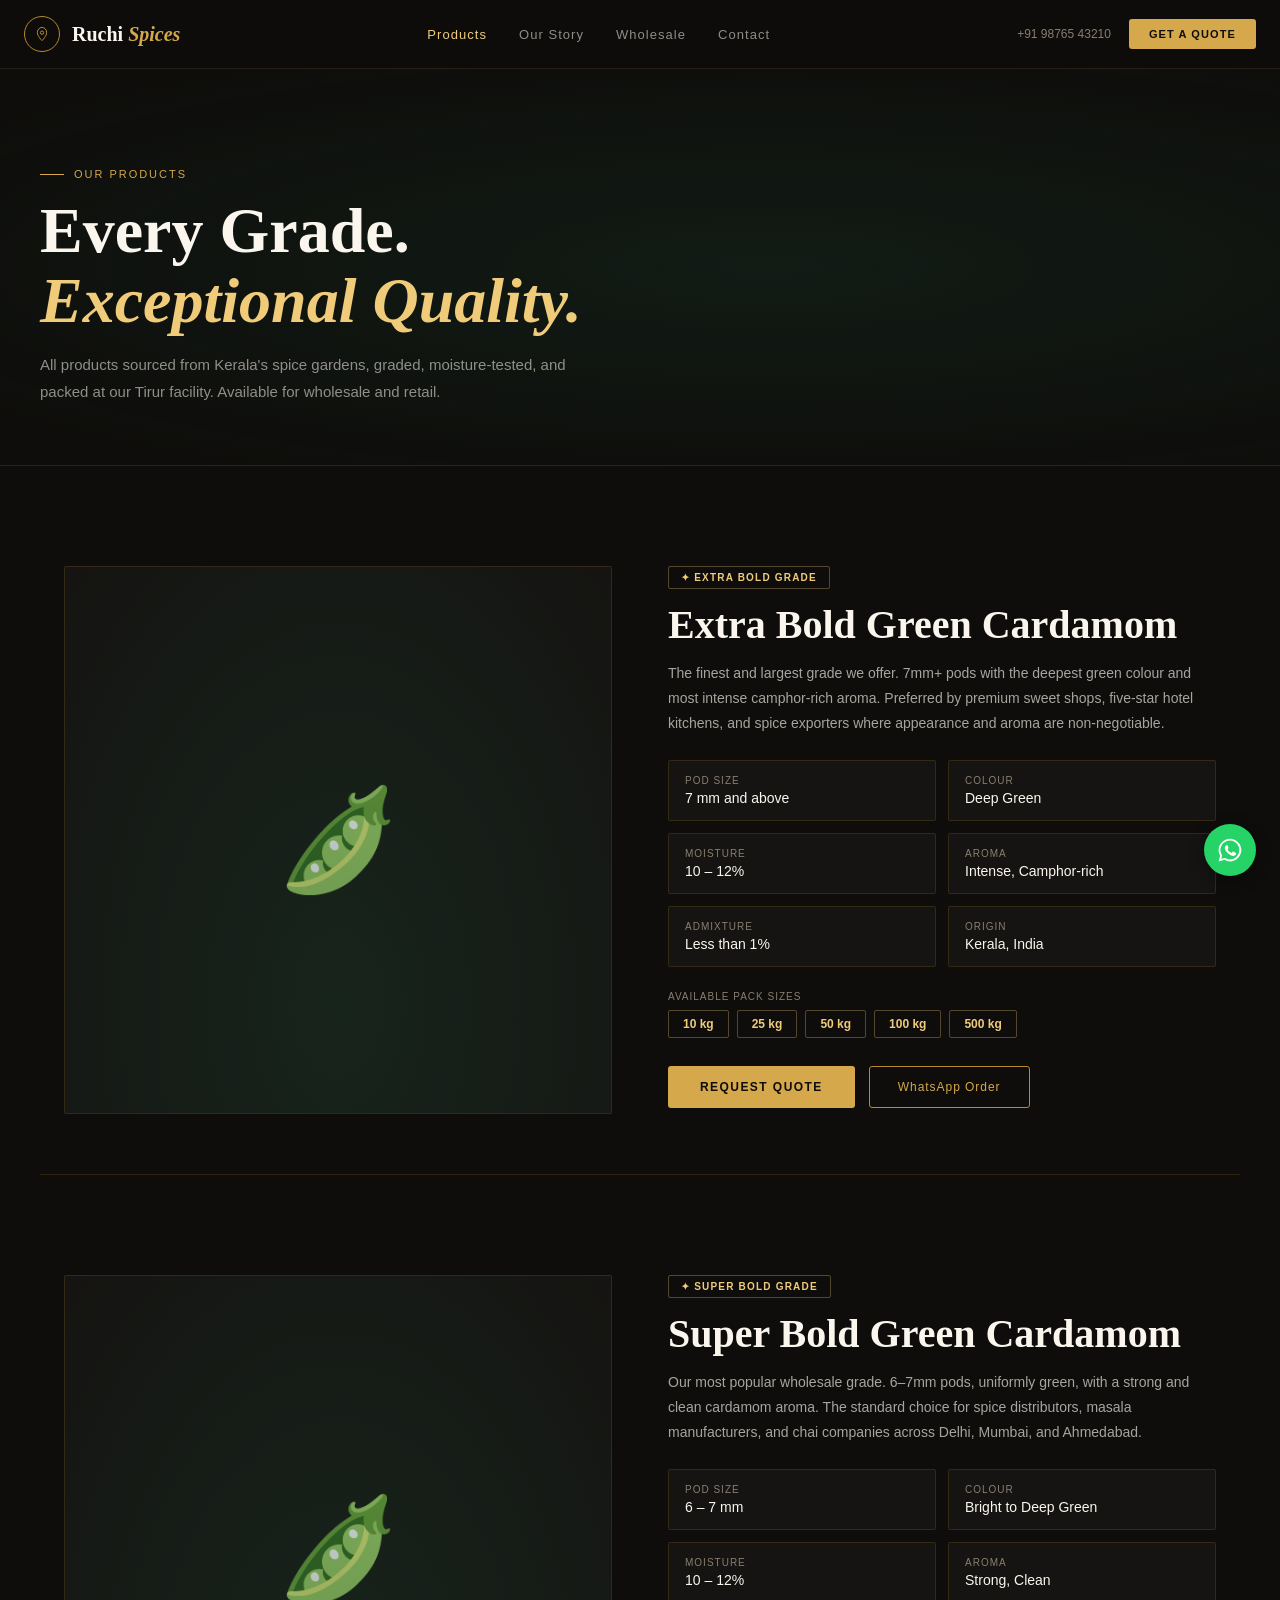
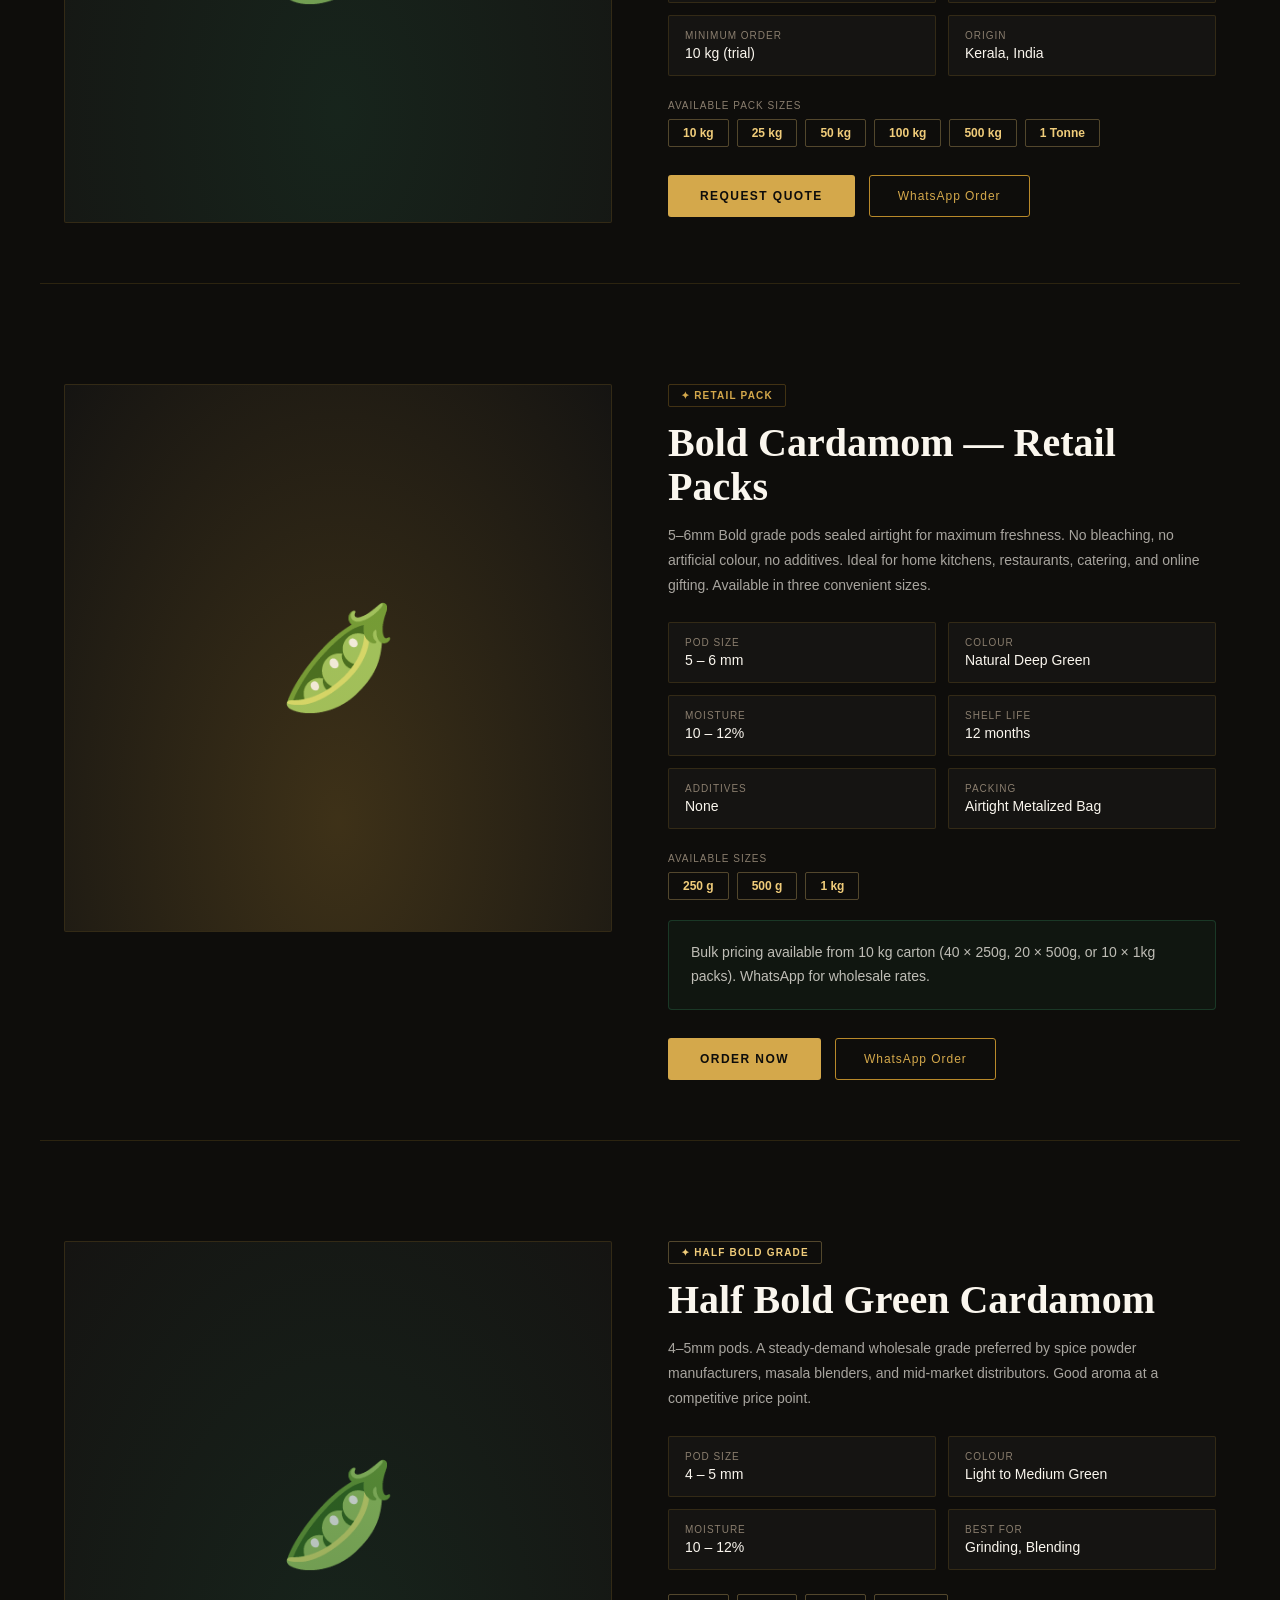
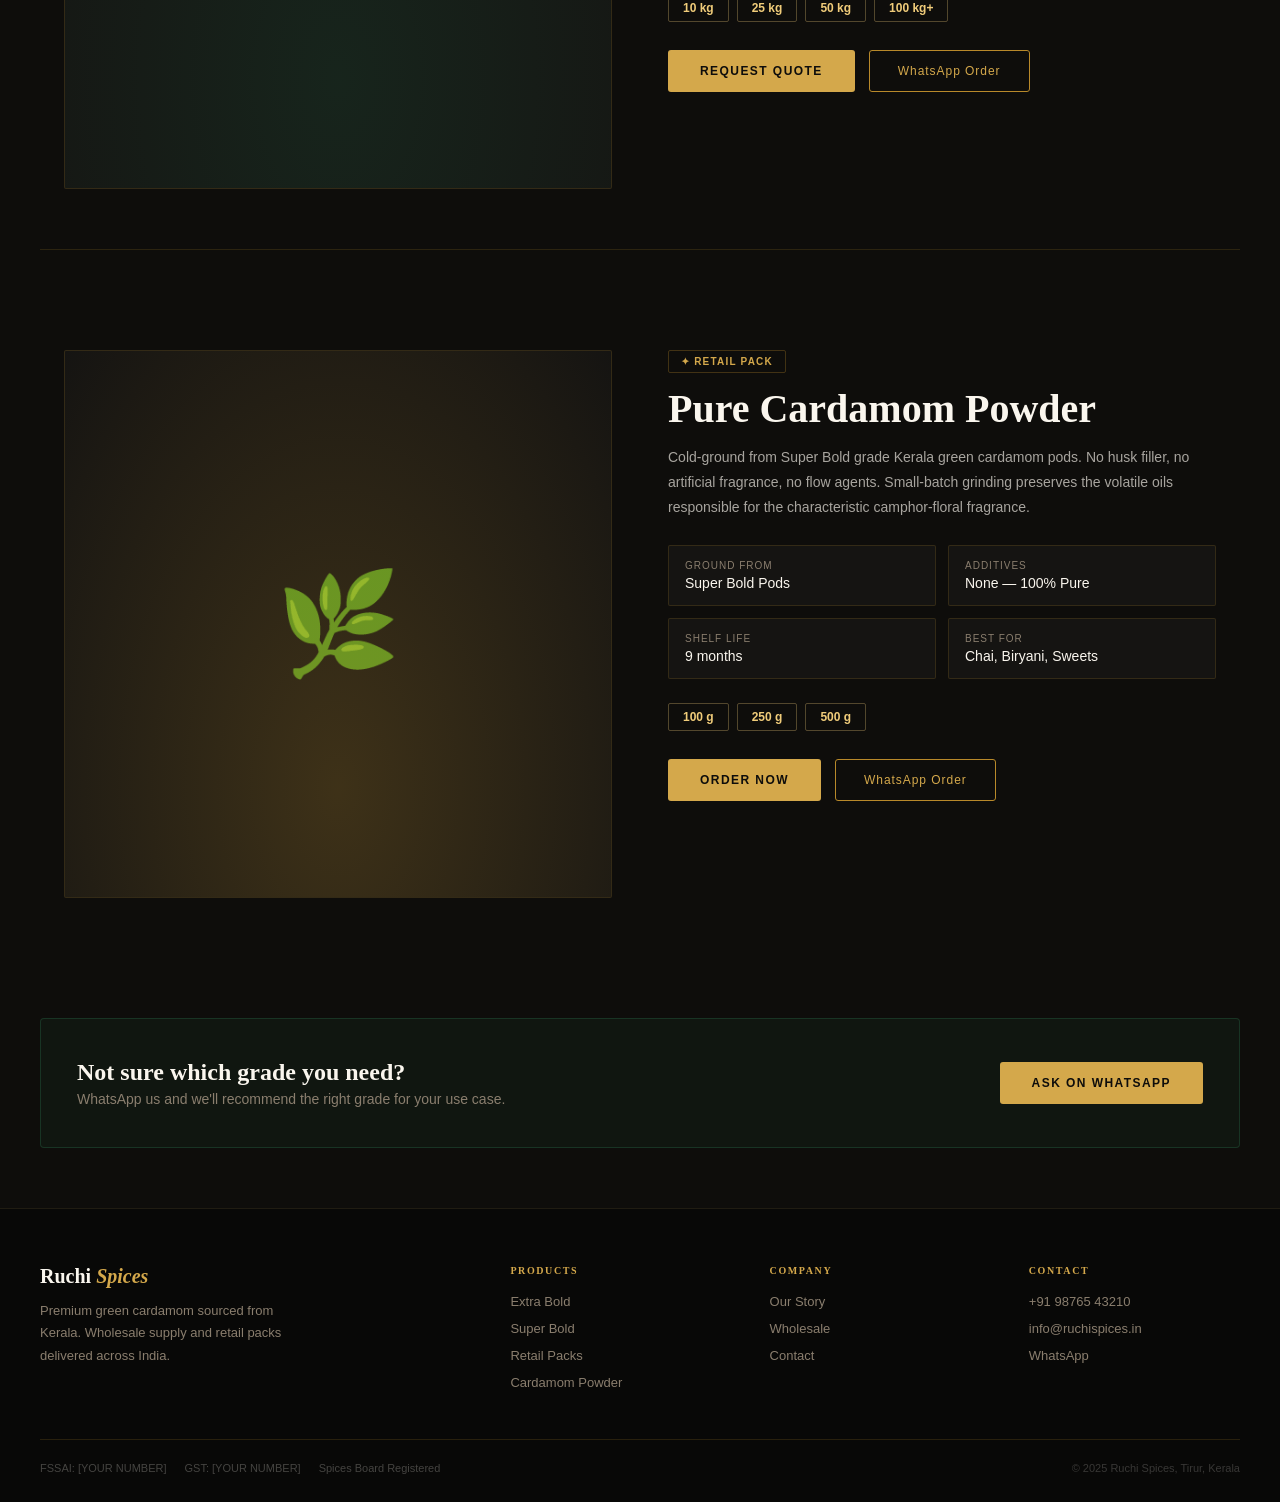
<file: pages/products.html>
<!DOCTYPE html>
<html lang="en">
<head>
  <meta charset="UTF-8"/>
  <meta name="viewport" content="width=device-width, initial-scale=1.0"/>
  <title>Products — Green Cardamom Wholesale &amp; Retail | Ruchi Spices</title>
  <meta name="description" content="Shop Extra Bold, Super Bold, and Bold green cardamom. Wholesale lots from 10 kg. Retail packs of 250g, 500g, 1 kg. Kerala origin, FSSAI certified."/>
  <link rel="stylesheet" href="../css/style.css"/>
  <style>
    /* Products page extra styles */
    .product-section { padding:60px 24px; border-bottom:1px solid var(--border); }
    .product-section:last-of-type { border-bottom:none; }
    .product-layout { display:grid; grid-template-columns:1fr 1fr; gap:56px; align-items:start; margin-top:40px; }
    .product-visual-box {
      background:rgba(250,246,238,.03); border:1px solid var(--border); border-radius:2px;
      aspect-ratio:1; display:flex; align-items:center; justify-content:center;
      font-size:100px; position:relative; overflow:hidden;
    }
    .product-visual-box::before {
      content:''; position:absolute; inset:0;
      background:radial-gradient(ellipse at 50% 80%, rgba(26,61,43,.4), transparent);
    }
    .product-visual-box.gold::before { background:radial-gradient(ellipse at 50% 80%, rgba(184,137,42,.25), transparent); }
    .product-grade-tag {
      display:inline-flex; align-items:center; gap:6px;
      font-size:10px; font-weight:700; letter-spacing:.12em; text-transform:uppercase;
      color:var(--gold3); border:1px solid rgba(240,204,122,.3); padding:5px 12px;
      border-radius:2px; margin-bottom:14px;
    }
    .product-title { font-family:var(--serif); font-size:clamp(26px,3.5vw,40px); color:var(--cream); margin-bottom:14px; }
    .product-desc { font-size:14px; font-weight:300; color:rgba(250,246,238,.65); line-height:1.8; margin-bottom:24px; }
    .spec-grid { display:grid; grid-template-columns:1fr 1fr; gap:12px; margin:24px 0; }
    .spec-item { background:rgba(250,246,238,.03); border:1px solid var(--border); border-radius:2px; padding:14px 16px; }
    .spec-label { font-size:10px; letter-spacing:.1em; text-transform:uppercase; color:var(--muted); margin-bottom:4px; }
    .spec-val { font-size:14px; color:var(--cream); font-weight:400; }
    .pack-sizes { display:flex; gap:8px; flex-wrap:wrap; margin-top:6px; }
    .ps { font-size:12px; font-weight:600; color:var(--gold3); border:1px solid rgba(240,204,122,.3); padding:6px 14px; border-radius:2px; }
    .product-cta { display:flex; gap:14px; flex-wrap:wrap; margin-top:28px; }
    @media(max-width:768px){
      .product-layout { grid-template-columns:1fr; }
      .product-visual-box { aspect-ratio:auto; height:200px; font-size:70px; }
      .spec-grid { grid-template-columns:1fr 1fr; }
    }
    @media(max-width:480px){ .spec-grid { grid-template-columns:1fr; } }
  </style>
</head>
<body data-phone="+919876543210">

  <nav id="navbar">
    <div class="nav-inner">
      <a href="../index.html" class="logo-mark">
        <div class="logo-icon">
          <svg viewBox="0 0 24 24" fill="none" stroke="#B8892A" stroke-width="1.5">
            <path d="M12 2C8 2 5 6 5 10c0 5 7 12 7 12s7-7 7-12c0-4-3-8-7-8z"/>
            <circle cx="12" cy="10" r="2.5"/>
          </svg>
        </div>
        <span class="logo-text">Ruchi <em>Spices</em></span>
      </a>
      <ul class="nav-links">
        <li><a href="products.html" class="active">Products</a></li>
        <li><a href="about.html">Our Story</a></li>
        <li><a href="wholesale.html">Wholesale</a></li>
        <li><a href="contact.html">Contact</a></li>
      </ul>
      <div class="nav-right">
        <span class="nav-phone">+91 98765 43210</span>
        <a href="contact.html" class="btn-nav desktop-only">Get a Quote</a>
      </div>
      <button class="hamburger" id="hamburger" aria-label="Toggle menu">
        <span></span><span></span><span></span>
      </button>
    </div>
    <div class="mobile-menu" id="mobileMenu">
      <a href="products.html">Products</a>
      <a href="about.html">Our Story</a>
      <a href="wholesale.html">Wholesale</a>
      <a href="contact.html">Contact</a>
      <a href="contact.html" class="btn-nav">Get a Quote</a>
    </div>
  </nav>

  <div class="page-wrap">

    <div class="page-hero">
      <div class="page-hero-inner">
        <div class="page-hero-eyebrow">Our Products</div>
        <h1>Every Grade.<br><em>Exceptional Quality.</em></h1>
        <p>All products sourced from Kerala's spice gardens, graded, moisture-tested, and packed at our Tirur facility. Available for wholesale and retail.</p>
      </div>
    </div>

    <!-- ── PRODUCT 1: EXTRA BOLD ───────────── -->
    <div class="section-inner" style="max-width:1200px;margin:0 auto;">
      <section class="product-section" id="extra-bold">
        <div class="product-layout">
          <div class="product-visual-box">🫛</div>
          <div>
            <div class="product-grade-tag">✦ Extra Bold Grade</div>
            <!-- ✏️ EDIT product details -->
            <h2 class="product-title">Extra Bold Green Cardamom</h2>
            <p class="product-desc">The finest and largest grade we offer. 7mm+ pods with the deepest green colour and most intense camphor-rich aroma. Preferred by premium sweet shops, five-star hotel kitchens, and spice exporters where appearance and aroma are non-negotiable.</p>
            <div class="spec-grid">
              <div class="spec-item"><div class="spec-label">Pod Size</div><div class="spec-val">7 mm and above</div></div>
              <div class="spec-item"><div class="spec-label">Colour</div><div class="spec-val">Deep Green</div></div>
              <div class="spec-item"><div class="spec-label">Moisture</div><div class="spec-val">10 – 12%</div></div>
              <div class="spec-item"><div class="spec-label">Aroma</div><div class="spec-val">Intense, Camphor-rich</div></div>
              <div class="spec-item"><div class="spec-label">Admixture</div><div class="spec-val">Less than 1%</div></div>
              <div class="spec-item"><div class="spec-label">Origin</div><div class="spec-val">Kerala, India</div></div>
            </div>
            <div class="spec-label" style="margin-bottom:8px;">Available pack sizes</div>
            <div class="pack-sizes">
              <span class="ps">10 kg</span><span class="ps">25 kg</span><span class="ps">50 kg</span><span class="ps">100 kg</span><span class="ps">500 kg</span>
            </div>
            <div class="product-cta">
              <a href="contact.html" class="btn-gold">Request Quote</a>
              <a href="https://wa.me/919876543210" target="_blank" class="btn-outline-gold">WhatsApp Order</a>
            </div>
          </div>
        </div>
      </section>

      <!-- ── PRODUCT 2: SUPER BOLD ─────────── -->
      <section class="product-section" id="super-bold">
        <div class="product-layout">
          <div class="product-visual-box">🫛</div>
          <div>
            <div class="product-grade-tag">✦ Super Bold Grade</div>
            <h2 class="product-title">Super Bold Green Cardamom</h2>
            <p class="product-desc">Our most popular wholesale grade. 6–7mm pods, uniformly green, with a strong and clean cardamom aroma. The standard choice for spice distributors, masala manufacturers, and chai companies across Delhi, Mumbai, and Ahmedabad.</p>
            <div class="spec-grid">
              <div class="spec-item"><div class="spec-label">Pod Size</div><div class="spec-val">6 – 7 mm</div></div>
              <div class="spec-item"><div class="spec-label">Colour</div><div class="spec-val">Bright to Deep Green</div></div>
              <div class="spec-item"><div class="spec-label">Moisture</div><div class="spec-val">10 – 12%</div></div>
              <div class="spec-item"><div class="spec-label">Aroma</div><div class="spec-val">Strong, Clean</div></div>
              <div class="spec-item"><div class="spec-label">Minimum Order</div><div class="spec-val">10 kg (trial)</div></div>
              <div class="spec-item"><div class="spec-label">Origin</div><div class="spec-val">Kerala, India</div></div>
            </div>
            <div class="spec-label" style="margin-bottom:8px;">Available pack sizes</div>
            <div class="pack-sizes">
              <span class="ps">10 kg</span><span class="ps">25 kg</span><span class="ps">50 kg</span><span class="ps">100 kg</span><span class="ps">500 kg</span><span class="ps">1 Tonne</span>
            </div>
            <div class="product-cta">
              <a href="contact.html" class="btn-gold">Request Quote</a>
              <a href="https://wa.me/919876543210" target="_blank" class="btn-outline-gold">WhatsApp Order</a>
            </div>
          </div>
        </div>
      </section>

      <!-- ── PRODUCT 3: BOLD RETAIL ─────────── -->
      <section class="product-section" id="retail">
        <div class="product-layout">
          <div class="product-visual-box gold">🫛</div>
          <div>
            <div class="product-grade-tag" style="color:var(--gold2);border-color:rgba(184,137,42,.3);">✦ Retail Pack</div>
            <h2 class="product-title">Bold Cardamom — Retail Packs</h2>
            <p class="product-desc">5–6mm Bold grade pods sealed airtight for maximum freshness. No bleaching, no artificial colour, no additives. Ideal for home kitchens, restaurants, catering, and online gifting. Available in three convenient sizes.</p>
            <div class="spec-grid">
              <div class="spec-item"><div class="spec-label">Pod Size</div><div class="spec-val">5 – 6 mm</div></div>
              <div class="spec-item"><div class="spec-label">Colour</div><div class="spec-val">Natural Deep Green</div></div>
              <div class="spec-item"><div class="spec-label">Moisture</div><div class="spec-val">10 – 12%</div></div>
              <div class="spec-item"><div class="spec-label">Shelf Life</div><div class="spec-val">12 months</div></div>
              <div class="spec-item"><div class="spec-label">Additives</div><div class="spec-val">None</div></div>
              <div class="spec-item"><div class="spec-label">Packing</div><div class="spec-val">Airtight Metalized Bag</div></div>
            </div>
            <div class="spec-label" style="margin-bottom:8px;">Available sizes</div>
            <div class="pack-sizes">
              <span class="ps">250 g</span><span class="ps">500 g</span><span class="ps">1 kg</span>
            </div>
            <div class="info-box" style="margin-top:20px;">Bulk pricing available from 10 kg carton (40 × 250g, 20 × 500g, or 10 × 1kg packs). WhatsApp for wholesale rates.</div>
            <div class="product-cta">
              <a href="contact.html" class="btn-gold">Order Now</a>
              <a href="https://wa.me/919876543210" target="_blank" class="btn-outline-gold">WhatsApp Order</a>
            </div>
          </div>
        </div>
      </section>

      <!-- ── PRODUCT 4: HALF BOLD ───────────── -->
      <section class="product-section" id="half-bold">
        <div class="product-layout">
          <div class="product-visual-box">🫛</div>
          <div>
            <div class="product-grade-tag">✦ Half Bold Grade</div>
            <h2 class="product-title">Half Bold Green Cardamom</h2>
            <p class="product-desc">4–5mm pods. A steady-demand wholesale grade preferred by spice powder manufacturers, masala blenders, and mid-market distributors. Good aroma at a competitive price point.</p>
            <div class="spec-grid">
              <div class="spec-item"><div class="spec-label">Pod Size</div><div class="spec-val">4 – 5 mm</div></div>
              <div class="spec-item"><div class="spec-label">Colour</div><div class="spec-val">Light to Medium Green</div></div>
              <div class="spec-item"><div class="spec-label">Moisture</div><div class="spec-val">10 – 12%</div></div>
              <div class="spec-item"><div class="spec-label">Best For</div><div class="spec-val">Grinding, Blending</div></div>
            </div>
            <div class="pack-sizes" style="margin-top:16px;">
              <span class="ps">10 kg</span><span class="ps">25 kg</span><span class="ps">50 kg</span><span class="ps">100 kg+</span>
            </div>
            <div class="product-cta">
              <a href="contact.html" class="btn-gold">Request Quote</a>
              <a href="https://wa.me/919876543210" target="_blank" class="btn-outline-gold">WhatsApp Order</a>
            </div>
          </div>
        </div>
      </section>

      <!-- ── PRODUCT 5: CARDAMOM POWDER ─────── -->
      <section class="product-section" id="powder">
        <div class="product-layout">
          <div class="product-visual-box gold">🌿</div>
          <div>
            <div class="product-grade-tag" style="color:var(--gold2);border-color:rgba(184,137,42,.3);">✦ Retail Pack</div>
            <h2 class="product-title">Pure Cardamom Powder</h2>
            <p class="product-desc">Cold-ground from Super Bold grade Kerala green cardamom pods. No husk filler, no artificial fragrance, no flow agents. Small-batch grinding preserves the volatile oils responsible for the characteristic camphor-floral fragrance.</p>
            <div class="spec-grid">
              <div class="spec-item"><div class="spec-label">Ground From</div><div class="spec-val">Super Bold Pods</div></div>
              <div class="spec-item"><div class="spec-label">Additives</div><div class="spec-val">None — 100% Pure</div></div>
              <div class="spec-item"><div class="spec-label">Shelf Life</div><div class="spec-val">9 months</div></div>
              <div class="spec-item"><div class="spec-label">Best For</div><div class="spec-val">Chai, Biryani, Sweets</div></div>
            </div>
            <div class="pack-sizes" style="margin-top:16px;">
              <span class="ps">100 g</span><span class="ps">250 g</span><span class="ps">500 g</span>
            </div>
            <div class="product-cta">
              <a href="contact.html" class="btn-gold">Order Now</a>
              <a href="https://wa.me/919876543210" target="_blank" class="btn-outline-gold">WhatsApp Order</a>
            </div>
          </div>
        </div>
      </section>

      <!-- CTA -->
      <div class="cta-banner reveal" style="margin-bottom:60px;">
        <div class="cta-banner-text">
          <h3>Not sure which grade you need?</h3>
          <p>WhatsApp us and we'll recommend the right grade for your use case.</p>
        </div>
        <a href="https://wa.me/919876543210" target="_blank" class="btn-gold">Ask on WhatsApp</a>
      </div>

    </div><!-- /section-inner -->
  </div><!-- /page-wrap -->

  <footer id="footer">
    <div class="footer-inner">
      <div class="footer-top">
        <div>
          <span class="footer-logo">Ruchi <em>Spices</em></span>
          <p class="footer-desc">Premium green cardamom sourced from Kerala. Wholesale supply and retail packs delivered across India.</p>
        </div>
        <div class="footer-col">
          <h4>Products</h4>
          <ul>
            <li><a href="#extra-bold">Extra Bold</a></li>
            <li><a href="#super-bold">Super Bold</a></li>
            <li><a href="#retail">Retail Packs</a></li>
            <li><a href="#powder">Cardamom Powder</a></li>
          </ul>
        </div>
        <div class="footer-col">
          <h4>Company</h4>
          <ul>
            <li><a href="about.html">Our Story</a></li>
            <li><a href="wholesale.html">Wholesale</a></li>
            <li><a href="contact.html">Contact</a></li>
          </ul>
        </div>
        <div class="footer-col">
          <h4>Contact</h4>
          <ul>
            <li><a href="tel:+919876543210">+91 98765 43210</a></li>
            <li><a href="mailto:info@ruchispices.in">info@ruchispices.in</a></li>
            <li><a href="https://wa.me/919876543210" target="_blank">WhatsApp</a></li>
          </ul>
        </div>
      </div>
      <div class="footer-bottom">
        <div class="footer-certs">
          <span class="cert-tag">FSSAI: [YOUR NUMBER]</span>
          <span class="cert-tag">GST: [YOUR NUMBER]</span>
          <span class="cert-tag">Spices Board Registered</span>
        </div>
        <div class="footer-copy">© 2025 Ruchi Spices, Tirur, Kerala</div>
      </div>
    </div>
  </footer>

  <script src="../js/main.js"></script>
</body>
</html>
</file>
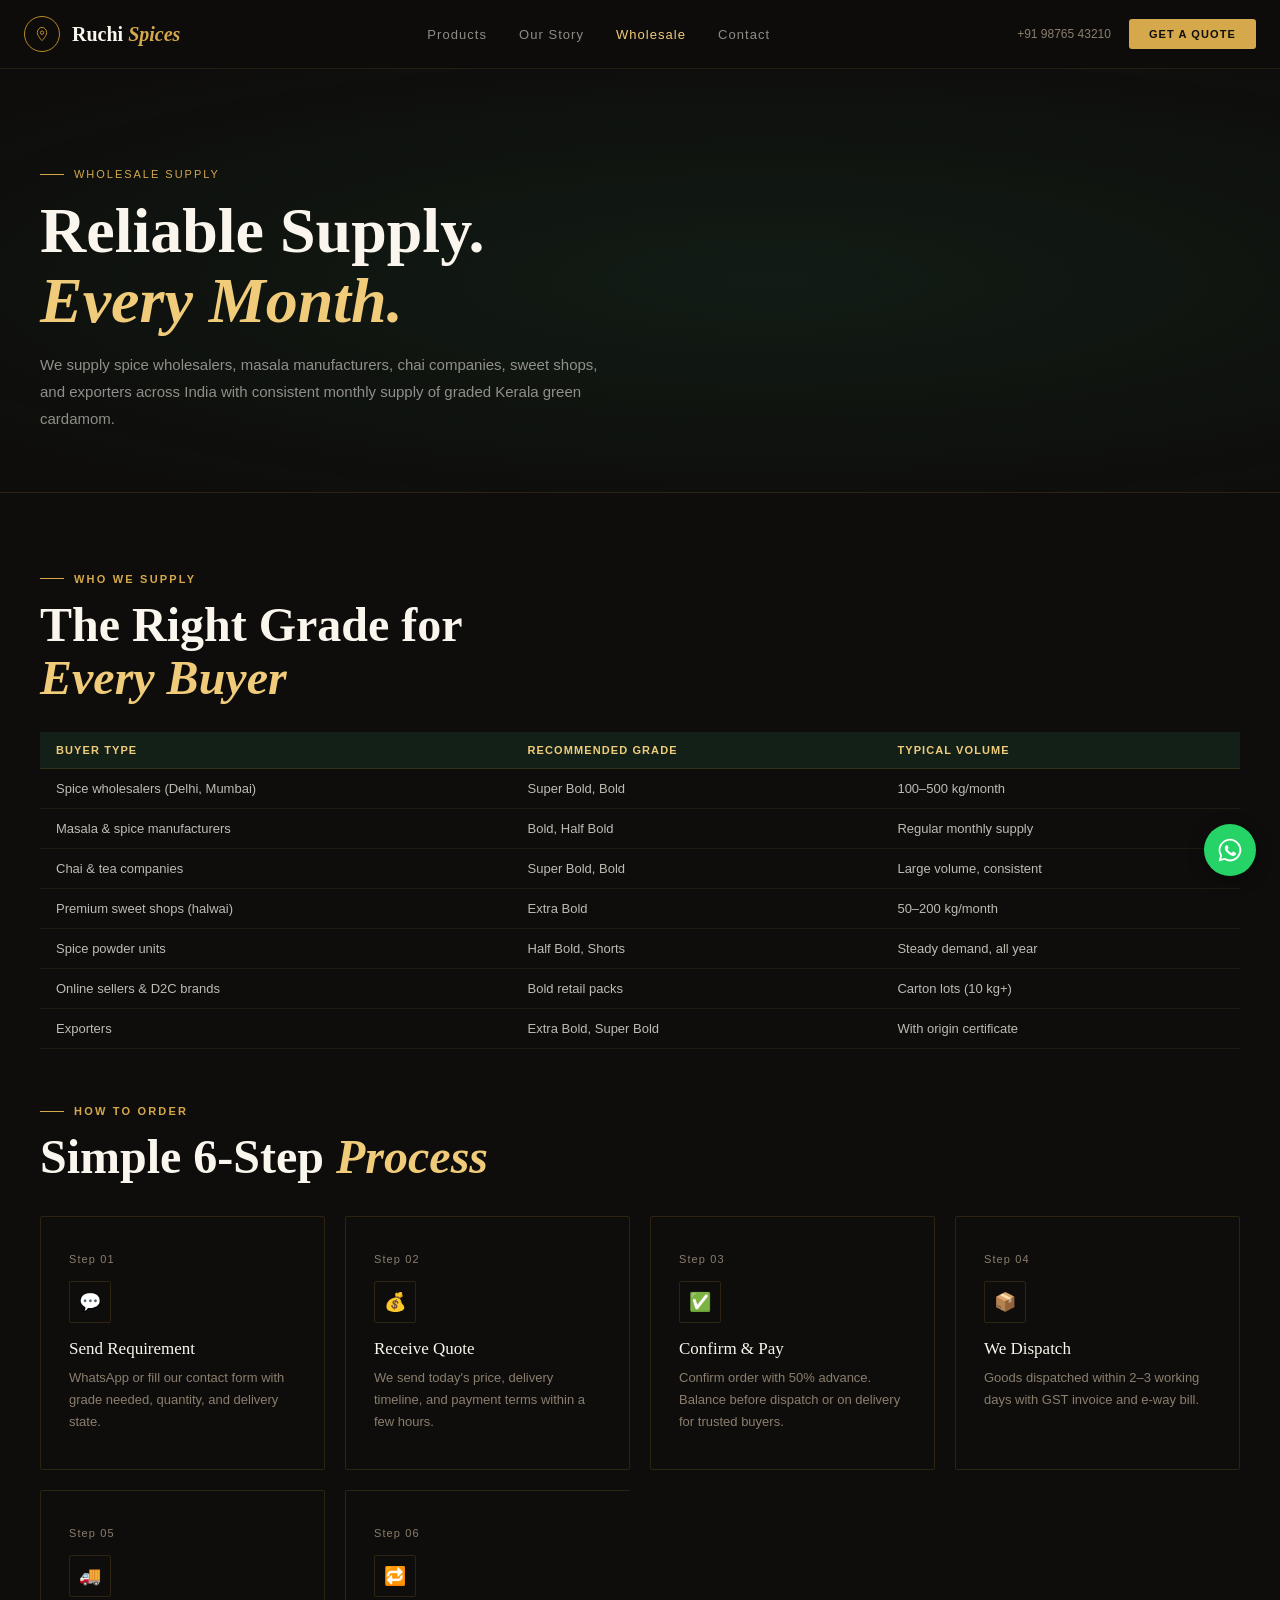
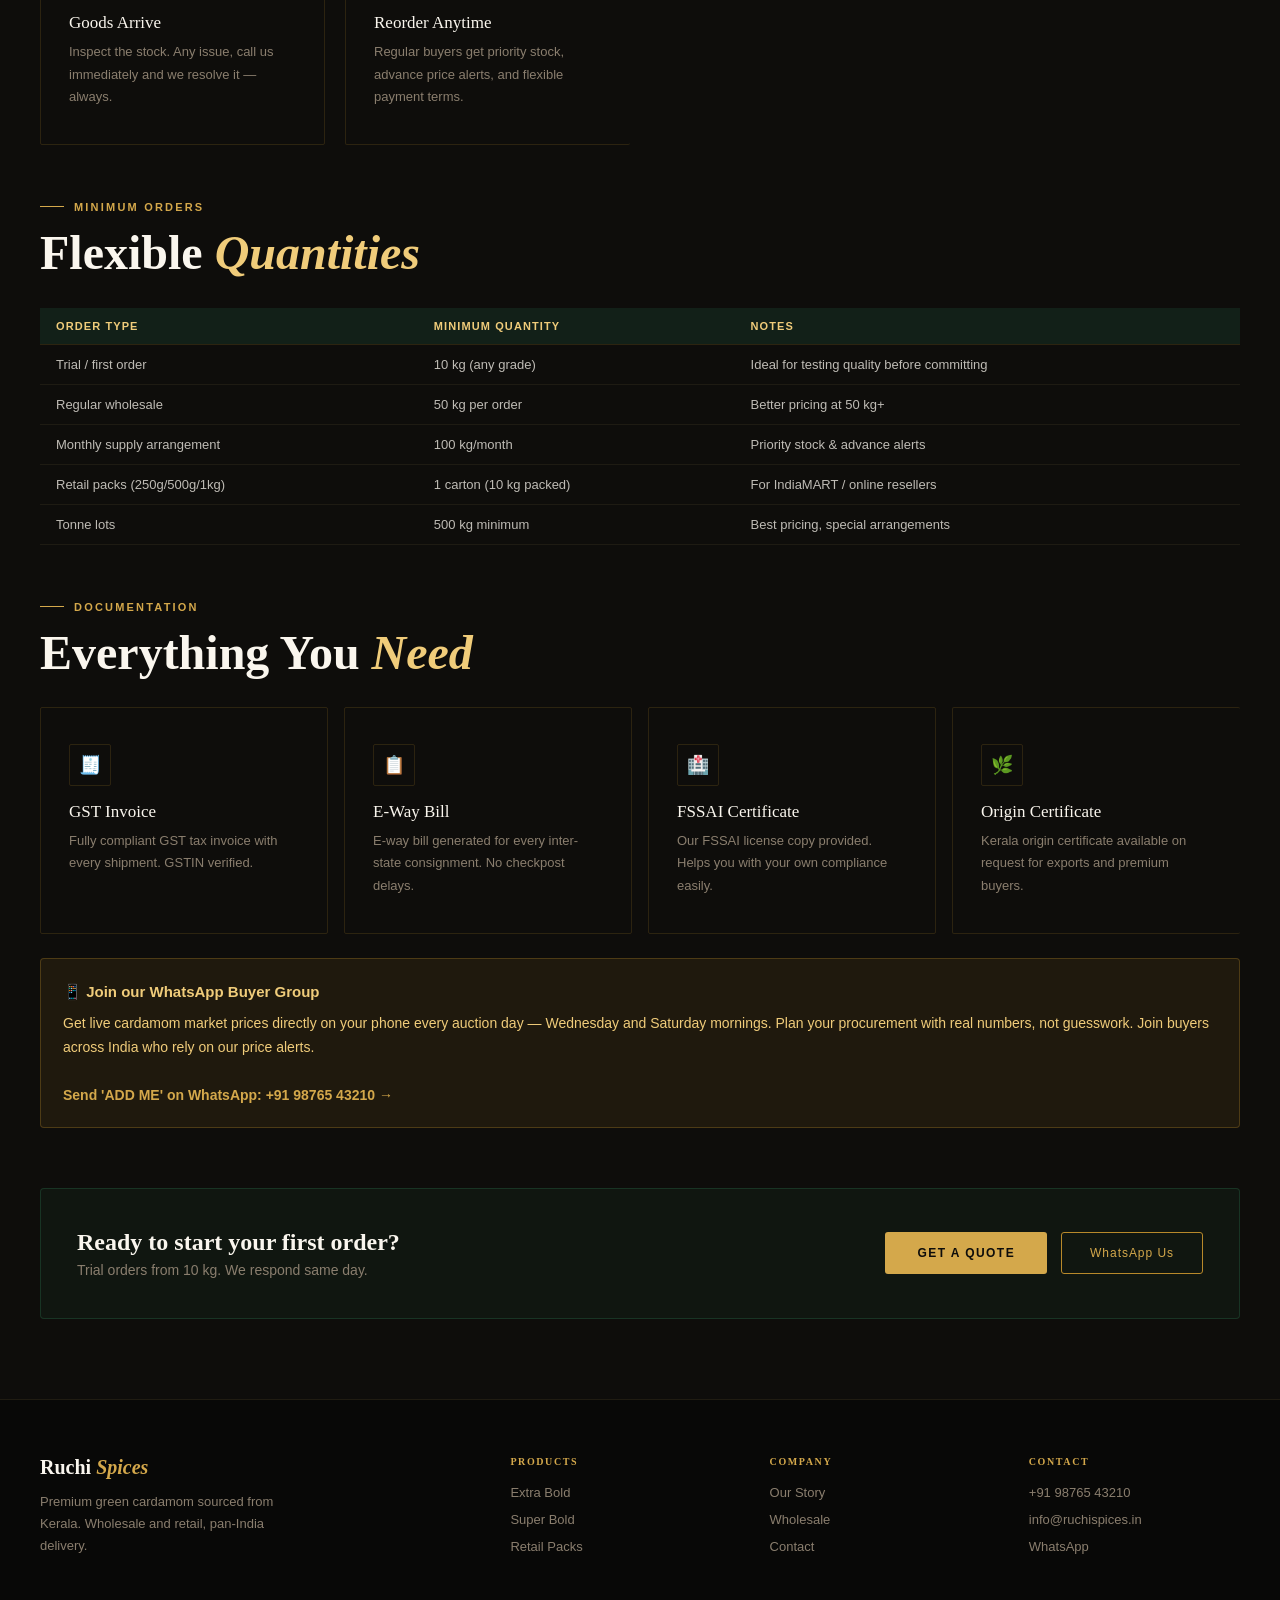
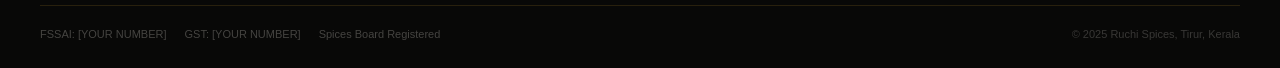
<file: pages/wholesale.html>
<!DOCTYPE html>
<html lang="en">
<head>
  <meta charset="UTF-8"/>
  <meta name="viewport" content="width=device-width, initial-scale=1.0"/>
  <title>Wholesale Cardamom Supply — Pan-India | Ruchi Spices</title>
  <meta name="description" content="Buy green cardamom wholesale from Kerala. All grades: Extra Bold, Super Bold, Bold, Half Bold. Min 10 kg. Pan-India supply. FSSAI licensed. GST invoices."/>
  <link rel="stylesheet" href="../css/style.css"/>
</head>
<body data-phone="+919876543210">

  <nav id="navbar">
    <div class="nav-inner">
      <a href="../index.html" class="logo-mark">
        <div class="logo-icon">
          <svg viewBox="0 0 24 24" fill="none" stroke="#B8892A" stroke-width="1.5">
            <path d="M12 2C8 2 5 6 5 10c0 5 7 12 7 12s7-7 7-12c0-4-3-8-7-8z"/>
            <circle cx="12" cy="10" r="2.5"/>
          </svg>
        </div>
        <span class="logo-text">Ruchi <em>Spices</em></span>
      </a>
      <ul class="nav-links">
        <li><a href="products.html">Products</a></li>
        <li><a href="about.html">Our Story</a></li>
        <li><a href="wholesale.html" class="active">Wholesale</a></li>
        <li><a href="contact.html">Contact</a></li>
      </ul>
      <div class="nav-right">
        <span class="nav-phone">+91 98765 43210</span>
        <a href="contact.html" class="btn-nav desktop-only">Get a Quote</a>
      </div>
      <button class="hamburger" id="hamburger" aria-label="Toggle menu">
        <span></span><span></span><span></span>
      </button>
    </div>
    <div class="mobile-menu" id="mobileMenu">
      <a href="products.html">Products</a>
      <a href="about.html">Our Story</a>
      <a href="wholesale.html">Wholesale</a>
      <a href="contact.html">Contact</a>
      <a href="contact.html" class="btn-nav">Get a Quote</a>
    </div>
  </nav>

  <div class="page-wrap">

    <div class="page-hero">
      <div class="page-hero-inner">
        <div class="page-hero-eyebrow">Wholesale Supply</div>
        <h1>Reliable Supply.<br><em>Every Month.</em></h1>
        <p>We supply spice wholesalers, masala manufacturers, chai companies, sweet shops, and exporters across India with consistent monthly supply of graded Kerala green cardamom.</p>
      </div>
    </div>

    <section class="section">
      <div class="section-inner">

        <!-- ── WHO WE SUPPLY ────────────────────── -->
        <div class="s-eyebrow reveal">Who We Supply</div>
        <h2 class="s-title reveal">The Right Grade for<br><em>Every Buyer</em></h2>
        <!-- ✏️ EDIT buyer types and grades -->
        <table class="rs-table reveal">
          <thead>
            <tr><th>Buyer Type</th><th>Recommended Grade</th><th>Typical Volume</th></tr>
          </thead>
          <tbody>
            <tr><td>Spice wholesalers (Delhi, Mumbai)</td><td>Super Bold, Bold</td><td>100–500 kg/month</td></tr>
            <tr><td>Masala &amp; spice manufacturers</td><td>Bold, Half Bold</td><td>Regular monthly supply</td></tr>
            <tr><td>Chai &amp; tea companies</td><td>Super Bold, Bold</td><td>Large volume, consistent</td></tr>
            <tr><td>Premium sweet shops (halwai)</td><td>Extra Bold</td><td>50–200 kg/month</td></tr>
            <tr><td>Spice powder units</td><td>Half Bold, Shorts</td><td>Steady demand, all year</td></tr>
            <tr><td>Online sellers &amp; D2C brands</td><td>Bold retail packs</td><td>Carton lots (10 kg+)</td></tr>
            <tr><td>Exporters</td><td>Extra Bold, Super Bold</td><td>With origin certificate</td></tr>
          </tbody>
        </table>

        <!-- ── HOW TO ORDER ──────────────────────── -->
        <div class="s-eyebrow reveal" style="margin-top:56px;">How to Order</div>
        <h2 class="s-title reveal">Simple 6-Step <em>Process</em></h2>
        <div style="display:grid;grid-template-columns:repeat(auto-fit,minmax(240px,1fr));gap:20px;margin-top:32px;">
          <!-- ✏️ EDIT steps -->
          <div class="why-item reveal" style="border:1px solid var(--border);border-radius:2px;">
            <div class="why-num">Step 01</div>
            <div class="why-icon">💬</div>
            <div class="why-title">Send Requirement</div>
            <div class="why-desc">WhatsApp or fill our contact form with grade needed, quantity, and delivery state.</div>
          </div>
          <div class="why-item reveal" style="border:1px solid var(--border);border-radius:2px;">
            <div class="why-num">Step 02</div>
            <div class="why-icon">💰</div>
            <div class="why-title">Receive Quote</div>
            <div class="why-desc">We send today's price, delivery timeline, and payment terms within a few hours.</div>
          </div>
          <div class="why-item reveal" style="border:1px solid var(--border);border-radius:2px;">
            <div class="why-num">Step 03</div>
            <div class="why-icon">✅</div>
            <div class="why-title">Confirm &amp; Pay</div>
            <div class="why-desc">Confirm order with 50% advance. Balance before dispatch or on delivery for trusted buyers.</div>
          </div>
          <div class="why-item reveal" style="border:1px solid var(--border);border-radius:2px;">
            <div class="why-num">Step 04</div>
            <div class="why-icon">📦</div>
            <div class="why-title">We Dispatch</div>
            <div class="why-desc">Goods dispatched within 2–3 working days with GST invoice and e-way bill.</div>
          </div>
          <div class="why-item reveal" style="border:1px solid var(--border);border-radius:2px;">
            <div class="why-num">Step 05</div>
            <div class="why-icon">🚚</div>
            <div class="why-title">Goods Arrive</div>
            <div class="why-desc">Inspect the stock. Any issue, call us immediately and we resolve it — always.</div>
          </div>
          <div class="why-item reveal" style="border:1px solid var(--border);border-radius:2px;border-right:none;">
            <div class="why-num">Step 06</div>
            <div class="why-icon">🔁</div>
            <div class="why-title">Reorder Anytime</div>
            <div class="why-desc">Regular buyers get priority stock, advance price alerts, and flexible payment terms.</div>
          </div>
        </div>

        <!-- ── MOQ TABLE ─────────────────────────── -->
        <div class="s-eyebrow reveal" style="margin-top:56px;">Minimum Orders</div>
        <h2 class="s-title reveal">Flexible <em>Quantities</em></h2>
        <!-- ✏️ EDIT minimums -->
        <table class="rs-table reveal">
          <thead>
            <tr><th>Order Type</th><th>Minimum Quantity</th><th>Notes</th></tr>
          </thead>
          <tbody>
            <tr><td>Trial / first order</td><td>10 kg (any grade)</td><td>Ideal for testing quality before committing</td></tr>
            <tr><td>Regular wholesale</td><td>50 kg per order</td><td>Better pricing at 50 kg+</td></tr>
            <tr><td>Monthly supply arrangement</td><td>100 kg/month</td><td>Priority stock &amp; advance alerts</td></tr>
            <tr><td>Retail packs (250g/500g/1kg)</td><td>1 carton (10 kg packed)</td><td>For IndiaMART / online resellers</td></tr>
            <tr><td>Tonne lots</td><td>500 kg minimum</td><td>Best pricing, special arrangements</td></tr>
          </tbody>
        </table>

        <!-- ── DOCUMENTATION ─────────────────────── -->
        <div class="s-eyebrow reveal" style="margin-top:56px;">Documentation</div>
        <h2 class="s-title reveal">Everything You <em>Need</em></h2>
        <div style="display:grid;grid-template-columns:repeat(auto-fit,minmax(200px,1fr));gap:16px;margin-top:28px;">
          <div class="why-item reveal" style="border:1px solid var(--border);border-radius:2px;">
            <div class="why-icon">🧾</div>
            <div class="why-title">GST Invoice</div>
            <div class="why-desc">Fully compliant GST tax invoice with every shipment. GSTIN verified.</div>
          </div>
          <div class="why-item reveal" style="border:1px solid var(--border);border-radius:2px;">
            <div class="why-icon">📋</div>
            <div class="why-title">E-Way Bill</div>
            <div class="why-desc">E-way bill generated for every inter-state consignment. No checkpost delays.</div>
          </div>
          <div class="why-item reveal" style="border:1px solid var(--border);border-radius:2px;">
            <div class="why-icon">🏥</div>
            <div class="why-title">FSSAI Certificate</div>
            <div class="why-desc">Our FSSAI license copy provided. Helps you with your own compliance easily.</div>
          </div>
          <div class="why-item reveal" style="border:1px solid var(--border);border-radius:2px;border-right:none;">
            <div class="why-icon">🌿</div>
            <div class="why-title">Origin Certificate</div>
            <div class="why-desc">Kerala origin certificate available on request for exports and premium buyers.</div>
          </div>
        </div>

        <!-- ── WHATSAPP CTA ───────────────────────── -->
        <div class="warn-box reveal">
          <strong style="display:block;margin-bottom:8px;font-size:15px;">📱 Join our WhatsApp Buyer Group</strong>
          Get live cardamom market prices directly on your phone every auction day — Wednesday and Saturday mornings. Plan your procurement with real numbers, not guesswork. Join buyers across India who rely on our price alerts.<br><br>
          <!-- ✏️ EDIT WhatsApp link -->
          <a href="https://wa.me/919876543210?text=ADD%20ME" target="_blank" style="color:var(--gold2);font-weight:600;">Send 'ADD ME' on WhatsApp: +91 98765 43210 →</a>
        </div>

        <!-- CTA -->
        <div class="cta-banner reveal">
          <div class="cta-banner-text">
            <h3>Ready to start your first order?</h3>
            <p>Trial orders from 10 kg. We respond same day.</p>
          </div>
          <div style="display:flex;gap:14px;flex-wrap:wrap;">
            <a href="contact.html" class="btn-gold">Get a Quote</a>
            <a href="https://wa.me/919876543210" target="_blank" class="btn-outline-gold">WhatsApp Us</a>
          </div>
        </div>

      </div>
    </section>
  </div>

  <footer id="footer">
    <div class="footer-inner">
      <div class="footer-top">
        <div>
          <span class="footer-logo">Ruchi <em>Spices</em></span>
          <p class="footer-desc">Premium green cardamom sourced from Kerala. Wholesale and retail, pan-India delivery.</p>
        </div>
        <div class="footer-col">
          <h4>Products</h4>
          <ul>
            <li><a href="products.html#extra-bold">Extra Bold</a></li>
            <li><a href="products.html#super-bold">Super Bold</a></li>
            <li><a href="products.html#retail">Retail Packs</a></li>
          </ul>
        </div>
        <div class="footer-col">
          <h4>Company</h4>
          <ul>
            <li><a href="about.html">Our Story</a></li>
            <li><a href="wholesale.html">Wholesale</a></li>
            <li><a href="contact.html">Contact</a></li>
          </ul>
        </div>
        <div class="footer-col">
          <h4>Contact</h4>
          <ul>
            <li><a href="tel:+919876543210">+91 98765 43210</a></li>
            <li><a href="mailto:info@ruchispices.in">info@ruchispices.in</a></li>
            <li><a href="https://wa.me/919876543210" target="_blank">WhatsApp</a></li>
          </ul>
        </div>
      </div>
      <div class="footer-bottom">
        <div class="footer-certs">
          <span class="cert-tag">FSSAI: [YOUR NUMBER]</span>
          <span class="cert-tag">GST: [YOUR NUMBER]</span>
          <span class="cert-tag">Spices Board Registered</span>
        </div>
        <div class="footer-copy">© 2025 Ruchi Spices, Tirur, Kerala</div>
      </div>
    </div>
  </footer>
  <script src="../js/main.js"></script>
</body>
</html>
</file>
<file: css/style.css>
/* ============================================================
   RUCHI SPICES — style.css
   Edit colours in :root below to restyle the whole site
   ============================================================ */

:root {
  --ink:       #0E0D0B;
  --cream:     #FAF6EE;
  --cream2:    #F3EDE0;
  --cream3:    #EDE3D0;
  --gold:      #B8892A;
  --gold2:     #D4A84B;
  --gold3:     #F0CC7A;
  --gold-pale: #FDF6E8;
  --green:     #1A3D2B;
  --green2:    #245C3E;
  --green3:    #2F7A52;
  --muted:     #8A7E6E;
  --border:    rgba(184,137,42,0.18);
  --serif:     'Georgia', serif;
  --sans:      'Segoe UI', Arial, sans-serif;

  /* ── EASY EDIT: site-wide contact info ── */
  /* (These are CSS variables for reference — actual text is in HTML) */
}

/* ── RESET ─────────────────────────────────────────────── */
*, *::before, *::after { margin:0; padding:0; box-sizing:border-box; }
html { scroll-behavior:smooth; font-size:16px; }
body { font-family:var(--sans); background:var(--ink); color:var(--cream); overflow-x:hidden; }
a { text-decoration:none; }
img { max-width:100%; display:block; }
ul { list-style:none; }

/* ── TYPOGRAPHY ─────────────────────────────────────────── */
h1,h2,h3,h4 { font-family:var(--serif); font-weight:700; line-height:1.1; }

/* ── NAVBAR ─────────────────────────────────────────────── */
#navbar {
  position: fixed; top:0; left:0; right:0; z-index:500;
  background: rgba(14,13,11,0.95);
  backdrop-filter: blur(16px);
  border-bottom: 1px solid rgba(240,204,122,0.1);
}
.nav-inner {
  max-width: 1300px; margin:0 auto;
  display: flex; align-items:center; justify-content:space-between;
  padding: 0 24px; height: 68px;
}
.logo-mark { display:flex; align-items:center; gap:12px; }
.logo-icon {
  width:36px; height:36px; border-radius:50%;
  border:1px solid var(--gold); display:flex; align-items:center; justify-content:center;
  flex-shrink:0;
}
.logo-icon svg { width:16px; height:16px; }
.logo-text { font-family:var(--serif); font-size:20px; font-weight:700; color:var(--cream); }
.logo-text em { color:var(--gold2); font-style:italic; }
.nav-links { display:flex; gap:32px; }
.nav-links a { font-size:13px; letter-spacing:.08em; color:rgba(250,246,238,.55); transition:color .2s; }
.nav-links a:hover, .nav-links a.active { color:var(--gold3); }
.nav-right { display:flex; align-items:center; gap:18px; }
.nav-phone { font-size:12px; color:var(--muted); }
.btn-nav {
  font-size:11px; font-weight:600; letter-spacing:.1em; text-transform:uppercase;
  color:var(--ink); background:var(--gold2); padding:9px 20px; border-radius:3px;
  transition:background .2s; white-space:nowrap;
}
.btn-nav:hover { background:var(--gold3); }

/* Hamburger */
.hamburger { display:none; flex-direction:column; gap:5px; background:none; border:none; cursor:pointer; padding:4px; }
.hamburger span { display:block; width:22px; height:2px; background:var(--cream); border-radius:2px; transition:all .3s; }
.hamburger.open span:nth-child(1) { transform:translateY(7px) rotate(45deg); }
.hamburger.open span:nth-child(2) { opacity:0; }
.hamburger.open span:nth-child(3) { transform:translateY(-7px) rotate(-45deg); }

/* Mobile menu */
.mobile-menu {
  display:none; flex-direction:column; gap:4px;
  padding:12px 24px 20px;
  border-top:1px solid rgba(240,204,122,0.1);
  background:rgba(14,13,11,0.98);
}
.mobile-menu.open { display:flex; }
.mobile-menu a {
  font-size:15px; color:rgba(250,246,238,.7); padding:10px 0;
  border-bottom:1px solid rgba(240,204,122,0.07); transition:color .2s;
}
.mobile-menu a:hover { color:var(--gold3); }
.mobile-menu .btn-nav { border-bottom:none; text-align:center; border-radius:4px; }

/* ── PAGE WRAPPER ───────────────────────────────────────── */
.page-wrap { padding-top:68px; min-height:100vh; }

/* ── SECTION COMMON ─────────────────────────────────────── */
.section { padding: 80px 24px; }
.section-inner { max-width:1200px; margin:0 auto; }
.s-eyebrow {
  font-size:11px; font-weight:600; letter-spacing:.2em; text-transform:uppercase;
  color:var(--gold2); display:flex; align-items:center; gap:10px; margin-bottom:14px;
}
.s-eyebrow::before { content:''; width:24px; height:1px; background:var(--gold2); }
.s-title { font-family:var(--serif); font-size:clamp(28px,4vw,48px); color:var(--cream); margin-bottom:14px; }
.s-title em { font-style:italic; color:var(--gold3); }
.s-sub { font-size:15px; font-weight:300; color:rgba(250,246,238,.55); line-height:1.8; max-width:520px; }

/* ── MARQUEE ─────────────────────────────────────────────── */
.marquee-wrap {
  border-top:1px solid var(--border); border-bottom:1px solid var(--border);
  padding:14px 0; overflow:hidden; background:rgba(184,137,42,0.04);
}
.marquee-track { display:flex; width:max-content; animation:marquee 24s linear infinite; }
.mi {
  font-size:11px; letter-spacing:.16em; text-transform:uppercase;
  color:var(--gold); padding:0 36px; white-space:nowrap;
  display:flex; align-items:center; gap:36px;
}
.mi::after { content:'✦'; font-size:8px; color:var(--gold3); }
@keyframes marquee { from{transform:translateX(0)} to{transform:translateX(-50%)} }

/* ── PRODUCTS GRID ───────────────────────────────────────── */
.prod-grid {
  display:grid; grid-template-columns:repeat(auto-fit, minmax(240px,1fr));
  gap:20px; margin-top:44px;
}
.prod-card {
  background:rgba(250,246,238,.03); border:1px solid var(--border); border-radius:2px;
  overflow:hidden; transition:border-color .25s, background .25s;
}
.prod-card:hover { border-color:rgba(240,204,122,.4); background:rgba(250,246,238,.05); }
.prod-visual {
  height:150px; display:flex; align-items:center; justify-content:center;
  font-size:56px; position:relative; border-bottom:1px solid var(--border);
}
.prod-visual.v1 { background:radial-gradient(ellipse at 50% 80%, rgba(26,61,43,.5), transparent); }
.prod-visual.v2 { background:radial-gradient(ellipse at 50% 80%, rgba(47,122,82,.3), transparent); }
.prod-visual.v3 { background:radial-gradient(ellipse at 50% 80%, rgba(184,137,42,.2), transparent); }
.prod-visual.v4 { background:radial-gradient(ellipse at 50% 80%, rgba(107,61,20,.3), transparent); }
.prod-tag {
  position:absolute; top:10px; left:10px;
  font-size:10px; font-weight:600; letter-spacing:.08em; text-transform:uppercase;
  padding:3px 9px; border-radius:2px;
}
.prod-tag.bulk { background:rgba(26,61,43,.85); color:var(--gold3); border:1px solid rgba(47,122,82,.4); }
.prod-tag.retail { background:rgba(184,137,42,.2); color:var(--gold3); border:1px solid rgba(184,137,42,.3); }
.prod-body { padding:18px; }
.prod-name { font-family:var(--serif); font-size:18px; color:var(--cream); margin-bottom:6px; }
.prod-desc { font-size:12px; font-weight:300; color:var(--muted); line-height:1.6; margin-bottom:12px; }
.prod-packs { display:flex; gap:6px; flex-wrap:wrap; }
.pp {
  font-size:11px; font-weight:500; padding:3px 10px;
  border:1px solid var(--border); border-radius:2px; color:rgba(250,246,238,.6);
  transition:all .2s;
}
.prod-card:hover .pp { border-color:rgba(240,204,122,.3); color:var(--gold3); }

/* ── WHY GRID ────────────────────────────────────────────── */
.why-grid {
  display:grid; grid-template-columns:repeat(3,1fr); gap:0;
  border:1px solid var(--border); margin-top:48px;
}
.why-item {
  padding:36px 28px; border-right:1px solid var(--border);
  border-bottom:1px solid var(--border); transition:background .25s;
}
.why-item:hover { background:rgba(184,137,42,.04); }
.why-num { font-size:11px; letter-spacing:.1em; color:var(--muted); margin-bottom:16px; }
.why-icon {
  width:42px; height:42px; border:1px solid var(--border); border-radius:2px;
  display:flex; align-items:center; justify-content:center; font-size:18px;
  margin-bottom:16px; transition:border-color .25s;
}
.why-item:hover .why-icon { border-color:rgba(240,204,122,.4); }
.why-title { font-family:var(--serif); font-size:17px; color:var(--cream); margin-bottom:8px; }
.why-desc { font-size:13px; font-weight:300; color:var(--muted); line-height:1.7; }

/* ── TESTIMONIAL ─────────────────────────────────────────── */
.testi-grid {
  display:grid; grid-template-columns:repeat(3,1fr);
  gap:0; border:1px solid rgba(47,122,82,.4); margin-top:48px;
  background:rgba(240,204,122,.06);
}
.t-card { background:rgba(26,61,43,.15); padding:32px 26px; border-right:1px solid rgba(47,122,82,.3); }
.t-card:last-child { border-right:none; }
.t-stars { color:var(--gold2); font-size:13px; letter-spacing:3px; margin-bottom:14px; }
.t-quote { font-family:var(--serif); font-size:15px; font-style:italic; color:rgba(250,246,238,.8); line-height:1.7; margin-bottom:18px; }
.t-name { font-size:12px; font-weight:600; letter-spacing:.07em; text-transform:uppercase; color:var(--gold3); }
.t-role { font-size:11px; color:rgba(250,246,238,.4); margin-top:3px; }

/* ── CONTACT FORM ─────────────────────────────────────────── */
.contact-grid { display:grid; grid-template-columns:1fr 1fr; gap:80px; align-items:start; margin-top:56px; }
.c-info-list { display:flex; flex-direction:column; gap:0; }
.c-info-item {
  padding:20px 0; border-bottom:1px solid var(--border);
  display:flex; gap:16px; align-items:flex-start;
}
.c-info-item:first-child { padding-top:0; }
.c-icon {
  width:40px; height:40px; border:1px solid var(--border); border-radius:2px;
  display:flex; align-items:center; justify-content:center; font-size:17px; flex-shrink:0;
}
.c-lbl { font-size:10px; font-weight:700; letter-spacing:.14em; text-transform:uppercase; color:var(--gold2); margin-bottom:4px; }
.c-val { font-size:14px; font-weight:300; color:rgba(250,246,238,.75); line-height:1.6; }
.c-val a { color:var(--gold3); }

/* Form */
.cf { display:flex; flex-direction:column; gap:14px; }
.cf-row { display:grid; grid-template-columns:1fr 1fr; gap:14px; }
.cf-field { display:flex; flex-direction:column; gap:5px; }
.cf-field label { font-size:10px; font-weight:700; letter-spacing:.14em; text-transform:uppercase; color:rgba(250,246,238,.35); }
.cf-field input,
.cf-field select,
.cf-field textarea {
  background:rgba(250,246,238,.04); border:1px solid var(--border);
  border-radius:2px; padding:11px 14px; font-size:13px; font-weight:300;
  color:var(--cream); font-family:var(--sans); outline:none; transition:border-color .2s;
  -webkit-appearance:none; appearance:none;
}
.cf-field input::placeholder, .cf-field textarea::placeholder { color:rgba(250,246,238,.2); }
.cf-field input:focus, .cf-field select:focus, .cf-field textarea:focus { border-color:rgba(240,204,122,.5); }
.cf-field select option { background:#1a1a17; color:var(--cream); }
.cf-field textarea { resize:vertical; height:100px; }
.cf-submit {
  background:var(--gold2); color:var(--ink); border:none;
  padding:14px; font-size:11px; font-weight:700; letter-spacing:.14em;
  text-transform:uppercase; cursor:pointer; font-family:var(--sans);
  transition:all .25s; border-radius:2px;
}
.cf-submit:hover { background:var(--gold3); transform:translateY(-1px); }
.form-success {
  display:none; background:rgba(47,122,82,.15); border:1px solid rgba(47,122,82,.4);
  border-radius:4px; padding:16px; font-size:14px; color:var(--gold3); text-align:center;
}

/* ── PAGE HERO (inner pages) ─────────────────────────────── */
.page-hero {
  padding:100px 24px 60px; border-bottom:1px solid var(--border);
  background:radial-gradient(ellipse 80% 60% at 60% 50%, rgba(26,61,43,.3), transparent);
}
.page-hero-inner { max-width:1200px; margin:0 auto; }
.page-hero-eyebrow {
  font-size:11px; letter-spacing:.18em; text-transform:uppercase;
  color:var(--gold2); display:flex; align-items:center; gap:10px; margin-bottom:16px;
}
.page-hero-eyebrow::before { content:''; width:24px; height:1px; background:var(--gold2); }
.page-hero h1 { font-family:var(--serif); font-size:clamp(36px,5vw,64px); color:var(--cream); line-height:1.1; }
.page-hero h1 em { font-style:italic; color:var(--gold3); }
.page-hero p { font-size:15px; font-weight:300; color:rgba(250,246,238,.55); line-height:1.8; margin-top:14px; max-width:560px; }

/* ── TABLE ───────────────────────────────────────────────── */
.rs-table { width:100%; border-collapse:collapse; margin-top:28px; }
.rs-table th {
  background:rgba(26,61,43,.4); color:var(--gold3);
  font-size:11px; letter-spacing:.1em; text-transform:uppercase;
  padding:12px 16px; text-align:left; border-bottom:1px solid var(--border);
}
.rs-table td { padding:12px 16px; font-size:13px; color:rgba(250,246,238,.75); border-bottom:1px solid rgba(240,204,122,.07); font-weight:300; }
.rs-table tr:hover td { background:rgba(250,246,238,.02); }

/* ── INFO BOX ────────────────────────────────────────────── */
.info-box {
  background:rgba(26,61,43,.2); border:1px solid rgba(47,122,82,.35);
  border-radius:4px; padding:20px 22px; margin:24px 0;
  font-size:14px; font-weight:300; color:rgba(250,246,238,.75); line-height:1.7;
}
.warn-box {
  background:rgba(184,137,42,.1); border:1px solid rgba(184,137,42,.3);
  border-radius:4px; padding:20px 22px; margin:24px 0;
  font-size:14px; color:var(--gold3); line-height:1.7;
}

/* ── STATS ROW ───────────────────────────────────────────── */
.stats-row { display:grid; grid-template-columns:repeat(3,1fr); gap:0; border:1px solid var(--border); margin:48px 0; }
.stat-box { padding:32px 24px; border-right:1px solid var(--border); text-align:center; }
.stat-box:last-child { border-right:none; }
.stat-big { font-family:var(--serif); font-size:44px; font-weight:700; color:var(--gold2); margin-bottom:6px; }
.stat-small { font-size:13px; color:var(--muted); font-weight:300; line-height:1.5; }

/* ── CTA BANNER ──────────────────────────────────────────── */
.cta-banner {
  background:rgba(26,61,43,.2); border:1px solid rgba(47,122,82,.3);
  border-radius:4px; padding:40px 36px; margin-top:60px;
  display:flex; align-items:center; justify-content:space-between; gap:24px; flex-wrap:wrap;
}
.cta-banner-text h3 { font-family:var(--serif); font-size:24px; color:var(--cream); margin-bottom:6px; }
.cta-banner-text p { font-size:14px; font-weight:300; color:var(--muted); }
.btn-gold {
  font-size:12px; font-weight:700; letter-spacing:.12em; text-transform:uppercase;
  color:var(--ink); background:var(--gold2); padding:14px 32px; border-radius:3px;
  transition:all .2s; white-space:nowrap; display:inline-block;
}
.btn-gold:hover { background:var(--gold3); transform:translateY(-1px); }
.btn-outline-gold {
  font-size:12px; font-weight:500; letter-spacing:.08em;
  color:var(--gold2); border:1px solid var(--gold); padding:13px 28px; border-radius:3px;
  transition:all .2s; display:inline-block;
}
.btn-outline-gold:hover { background:rgba(184,137,42,.1); }

/* ── FOOTER ──────────────────────────────────────────────── */
#footer { background:#080807; border-top:1px solid rgba(240,204,122,.1); padding:56px 24px 28px; }
.footer-inner { max-width:1200px; margin:0 auto; }
.footer-top { display:grid; grid-template-columns:2fr 1fr 1fr 1fr; gap:48px; margin-bottom:48px; }
.footer-logo { font-family:var(--serif); font-size:20px; font-weight:700; color:var(--cream); display:block; margin-bottom:12px; }
.footer-logo em { color:var(--gold2); font-style:italic; }
.footer-desc { font-size:13px; font-weight:300; color:var(--muted); line-height:1.7; max-width:260px; }
.footer-col h4 { font-size:10px; font-weight:700; letter-spacing:.16em; text-transform:uppercase; color:var(--gold2); margin-bottom:16px; }
.footer-col ul { display:flex; flex-direction:column; gap:9px; }
.footer-col ul a { font-size:13px; font-weight:300; color:var(--muted); transition:color .2s; }
.footer-col ul a:hover { color:var(--cream); }
.footer-bottom {
  border-top:1px solid var(--border); padding-top:22px;
  display:flex; justify-content:space-between; align-items:center; flex-wrap:wrap; gap:12px;
}
.footer-certs { display:flex; gap:18px; flex-wrap:wrap; }
.cert-tag { font-size:11px; color:rgba(250,246,238,.25); }
.footer-copy { font-size:11px; color:rgba(250,246,238,.2); }

/* ── ANIMATIONS ──────────────────────────────────────────── */
.animate-up { animation:fadeUp .7s ease both; }
.delay-2 { animation-delay:.2s; }
.delay-3 { animation-delay:.35s; }
@keyframes fadeUp { from{opacity:0;transform:translateY(22px)} to{opacity:1;transform:translateY(0)} }

/* ── SCROLL REVEAL ───────────────────────────────────────── */
.reveal { opacity:0; transform:translateY(24px); transition:opacity .6s ease, transform .6s ease; }
.reveal.visible { opacity:1; transform:translateY(0); }

/* ══════════════════════════════════════════════════════════
   RESPONSIVE — TABLET (max 1024px)
   ══════════════════════════════════════════════════════════ */
@media (max-width:1024px) {
  .footer-top { grid-template-columns:1fr 1fr; }
  .why-grid { grid-template-columns:repeat(2,1fr); }
  .testi-grid { grid-template-columns:1fr; }
  .t-card { border-right:none; border-bottom:1px solid rgba(47,122,82,.3); }
  .t-card:last-child { border-bottom:none; }
  .contact-grid { grid-template-columns:1fr; gap:48px; }
}

/* ══════════════════════════════════════════════════════════
   RESPONSIVE — MOBILE (max 768px)
   ══════════════════════════════════════════════════════════ */
@media (max-width:768px) {
  .nav-links, .nav-phone { display:none; }
  .btn-nav.desktop-only { display:none; }
  .hamburger { display:flex; }

  .section { padding:56px 18px; }
  .page-hero { padding:80px 18px 48px; }

  .why-grid { grid-template-columns:1fr; }
  .why-item { border-right:none; }

  .stats-row { grid-template-columns:1fr; }
  .stat-box { border-right:none; border-bottom:1px solid var(--border); }
  .stat-box:last-child { border-bottom:none; }

  .cf-row { grid-template-columns:1fr; }

  .footer-top { grid-template-columns:1fr 1fr; gap:32px; }
  .footer-bottom { flex-direction:column; align-items:flex-start; }

  .cta-banner { flex-direction:column; text-align:center; }

  .rs-table { font-size:12px; }
  .rs-table th, .rs-table td { padding:9px 10px; }

  .prod-grid { grid-template-columns:1fr 1fr; }
}

@media (max-width:480px) {
  .prod-grid { grid-template-columns:1fr; }
  .footer-top { grid-template-columns:1fr; }
  .nav-inner { padding:0 16px; }
}
</file>
<file: css/home.css>
/* ============================================================
   home.css — styles only for index.html
   ============================================================ */

/* ── HERO ─────────────────────────────────────────────────── */
.hero {
  min-height: 100vh; position:relative; display:flex; align-items:center;
  overflow:hidden; padding-top:68px;
}
.hero-bg {
  position:absolute; inset:0;
  background: radial-gradient(ellipse 80% 60% at 65% 50%, rgba(26,61,43,.35), transparent 70%),
              radial-gradient(ellipse 50% 80% at 20% 80%, rgba(184,137,42,.1), transparent 60%);
}
.hero-grain {
  position:absolute; inset:0; opacity:.35;
  background-image:url("data:image/svg+xml,%3Csvg viewBox='0 0 256 256' xmlns='http://www.w3.org/2000/svg'%3E%3Cfilter id='n'%3E%3CfeTurbulence type='fractalNoise' baseFrequency='0.9' numOctaves='4' stitchTiles='stitch'/%3E%3C/filter%3E%3Crect width='100%25' height='100%25' filter='url(%23n)' opacity='0.08'/%3E%3C/svg%3E");
  background-size:200px; pointer-events:none;
}
.hero-lines { position:absolute; inset:0; overflow:hidden; opacity:.06; pointer-events:none; }
.hero-lines::before {
  content:''; position:absolute; top:-200px; right:16%; width:1px; height:120%;
  background:linear-gradient(to bottom, transparent, var(--gold2), transparent);
}
.hero-lines::after {
  content:''; position:absolute; top:-200px; right:calc(16% + 56px); width:1px; height:120%;
  background:linear-gradient(to bottom, transparent, var(--gold), transparent);
}
.hero-content {
  position:relative; z-index:2;
  display:grid; grid-template-columns:1fr 440px; gap:64px; align-items:center;
  padding:0 24px; width:100%; max-width:1300px; margin:0 auto;
}
.hero-eyebrow { display:flex; align-items:center; gap:12px; margin-bottom:24px; }
.eyebrow-line { width:36px; height:1px; background:var(--gold); flex-shrink:0; }
.eyebrow-text { font-size:11px; font-weight:600; letter-spacing:.2em; text-transform:uppercase; color:var(--gold2); }
.hero-h1 { font-family:var(--serif); font-size:clamp(44px,6vw,80px); color:var(--cream); font-weight:400; }
.hero-h1 em { display:block; font-style:italic; color:var(--gold3); font-size:.88em; }
.hero-sub { font-size:15px; font-weight:300; line-height:1.8; color:rgba(250,246,238,.6); max-width:440px; margin:20px 0 40px; }
.hero-actions { display:flex; align-items:center; gap:24px; flex-wrap:wrap; }
.btn-primary-hero {
  font-size:12px; font-weight:700; letter-spacing:.14em; text-transform:uppercase;
  color:var(--ink); background:var(--gold2); padding:15px 32px; border-radius:3px;
  transition:all .25s;
}
.btn-primary-hero:hover { background:var(--gold3); transform:translateY(-1px); }
.btn-ghost-hero {
  font-size:12px; font-weight:400; letter-spacing:.1em; text-transform:uppercase;
  color:var(--gold2); display:flex; align-items:center; gap:8px; transition:gap .2s;
}
.btn-ghost-hero::after { content:'→'; font-size:14px; }
.btn-ghost-hero:hover { gap:14px; }
.hero-stats { display:flex; align-items:center; gap:28px; margin-top:48px; padding-top:36px; border-top:1px solid rgba(250,246,238,.1); }
.h-stat-val { font-family:var(--serif); font-size:26px; font-weight:700; color:var(--gold2); }
.h-stat-label { font-size:12px; color:rgba(250,246,238,.5); margin-top:2px; }
.h-stat-div { width:1px; height:40px; background:rgba(250,246,238,.1); }

/* Hero card */
.hero-card-wrap { position:relative; }
.hero-card {
  background:rgba(250,246,238,.04); border:1px solid rgba(240,204,122,.2);
  border-radius:2px; padding:40px 32px; backdrop-filter:blur(12px); position:relative;
}
.hero-card::before { content:''; position:absolute; top:0; left:0; right:0; height:1px; background:linear-gradient(to right, transparent, var(--gold2), transparent); }
.hero-card::after  { content:''; position:absolute; bottom:0; left:0; right:0; height:1px; background:linear-gradient(to right, transparent, rgba(240,204,122,.4), transparent); }
.card-corner {
  position:absolute; width:36px; height:36px;
}
.card-corner.tl { top:14px; left:14px; border-top:1px solid rgba(240,204,122,.4); border-left:1px solid rgba(240,204,122,.4); }
.card-corner.br { bottom:14px; right:14px; border-bottom:1px solid rgba(240,204,122,.4); border-right:1px solid rgba(240,204,122,.4); }
.card-spice-icon { font-size:72px; text-align:center; margin-bottom:24px; }
.card-grade { display:flex; align-items:center; justify-content:space-between; padding-bottom:16px; border-bottom:1px solid var(--border); margin-bottom:16px; }
.grade-name { font-family:var(--serif); font-size:22px; color:var(--cream); }
.grade-badge { font-size:10px; font-weight:700; letter-spacing:.08em; text-transform:uppercase; color:var(--ink); background:var(--gold2); padding:4px 10px; border-radius:2px; }
.card-attrs { display:flex; flex-direction:column; gap:10px; margin-bottom:20px; }
.attr-row { display:flex; justify-content:space-between; align-items:center; }
.attr-label { font-size:11px; letter-spacing:.08em; text-transform:uppercase; color:var(--muted); }
.attr-val { font-size:13px; color:rgba(250,246,238,.85); }
.attr-dots { display:flex; gap:4px; }
.attr-dot { width:8px; height:8px; border-radius:50%; background:rgba(240,204,122,.2); }
.attr-dot.filled { background:var(--gold2); }
.card-origin { display:flex; align-items:center; gap:8px; padding-top:16px; border-top:1px solid var(--border); }
.origin-flag { font-size:16px; }
.origin-text { font-size:12px; color:var(--muted); }
.origin-text strong { color:var(--gold3); font-weight:400; }

/* View all link */
.view-all-wrap { text-align:center; margin-top:36px; }
.view-all {
  font-size:12px; font-weight:600; letter-spacing:.1em; text-transform:uppercase;
  color:var(--gold2); border:1px solid rgba(184,137,42,.35); padding:12px 28px;
  border-radius:3px; transition:all .2s; display:inline-block;
}
.view-all:hover { background:rgba(184,137,42,.08); border-color:var(--gold2); }

/* ── RESPONSIVE ───────────────────────────────────────────── */
@media (max-width:900px) {
  .hero-content { grid-template-columns:1fr; }
  .hero-card-wrap { display:none; }
  .hero { min-height:auto; padding:100px 18px 60px; }
}
@media (max-width:480px) {
  .hero-stats { flex-wrap:wrap; gap:16px; }
  .h-stat-div { display:none; }
}
</file>
